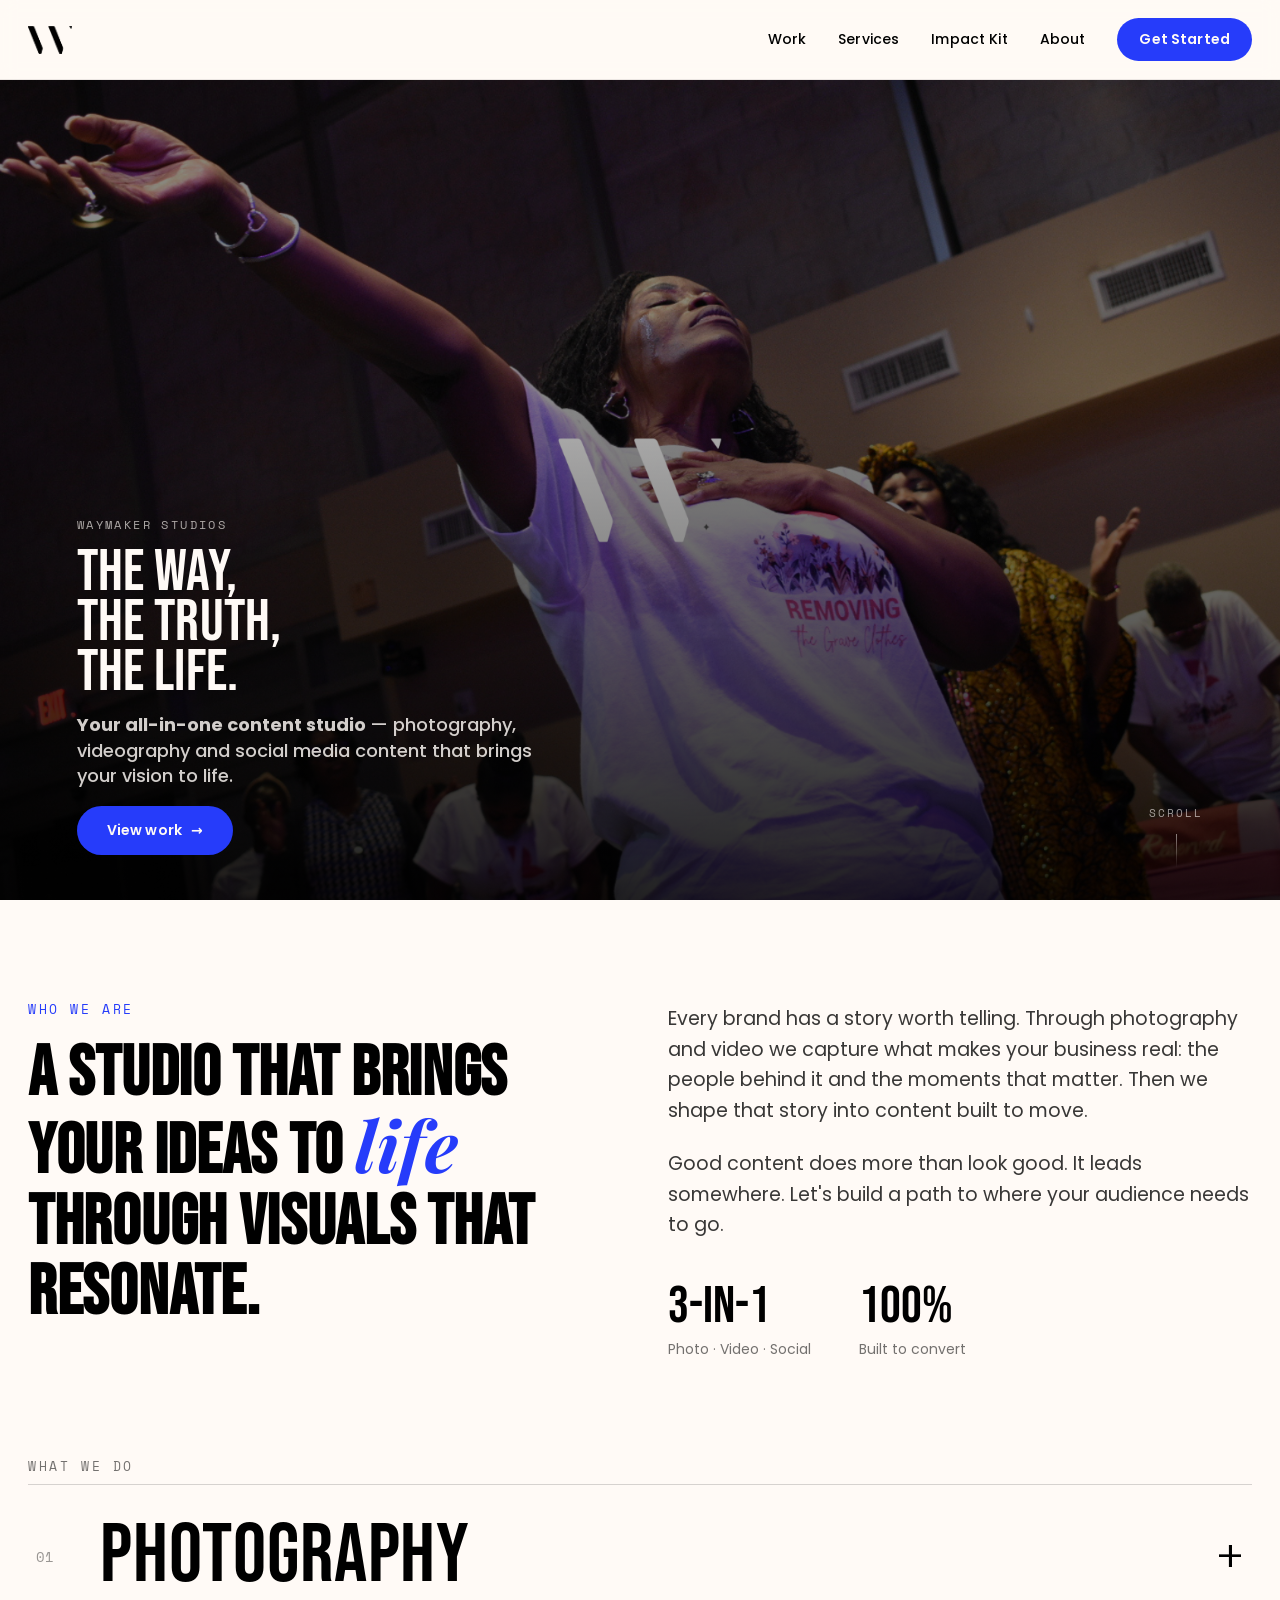
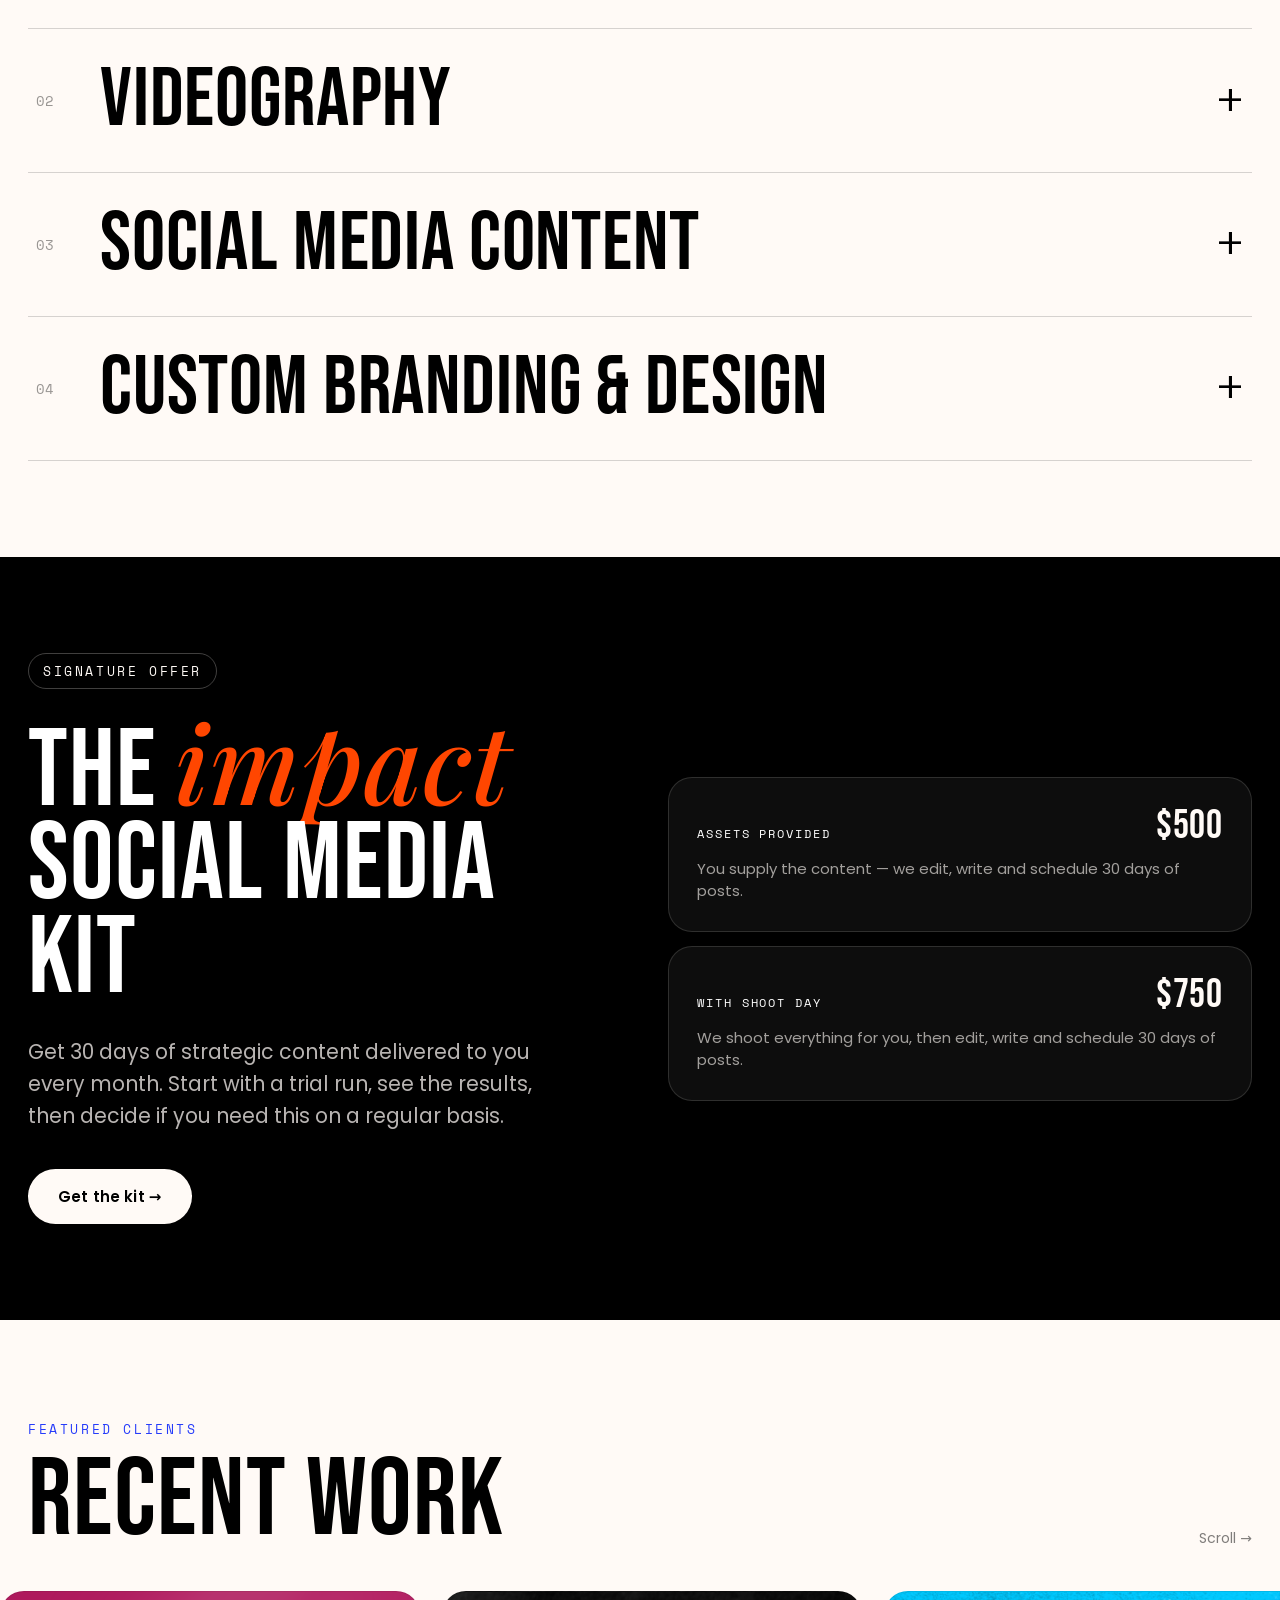
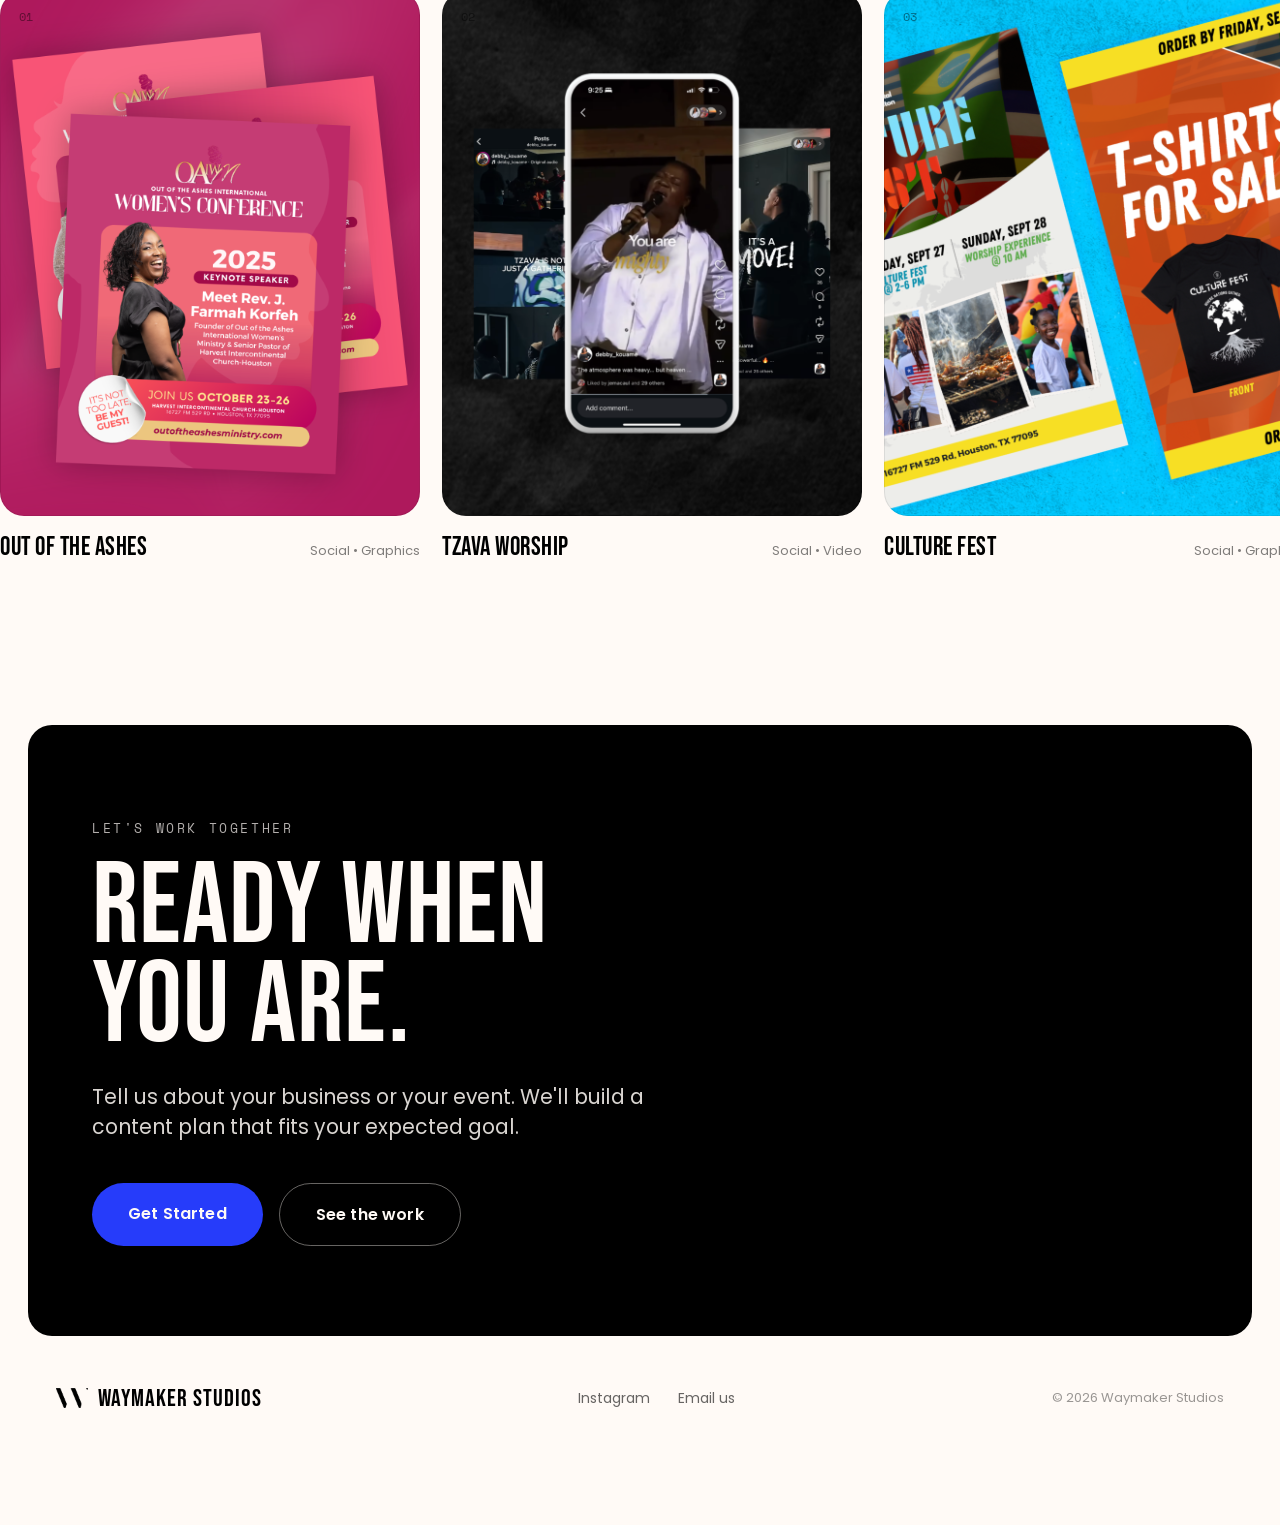
<file: index.html>
<!DOCTYPE html>
<html lang="en">
<head>
<meta charset="utf-8">
<meta name="viewport" content="width=device-width, initial-scale=1">
<title>Waymaker Studios — The way, the truth, the life.</title>
<meta name="description" content="Waymaker Studios is an all-in-one content studio for small business owners and event planners — photography, videography and social media content that brings your vision to life.">
<link rel="preconnect" href="https://fonts.googleapis.com">
<link rel="preconnect" href="https://fonts.gstatic.com" crossorigin>
<link href="https://fonts.googleapis.com/css2?family=Bebas+Neue&family=Caveat:wght@500;600&family=Playfair+Display:ital,wght@0,500;1,500;1,600&family=Poppins:ital,wght@0,300;0,400;0,500;0,600;0,700;1,400;1,500&family=Space+Mono:ital,wght@0,400;0,700&display=swap" rel="stylesheet">
<link rel="stylesheet" href="assets/css/style.css">
</head>
<body>

<header class="site-header">
  <nav class="site-nav">
    <a href="index.html" class="nav-logo">
      <img src="assets/images/waymaker-logo.png" alt="Waymaker Studios">
    </a>
    <div class="nav-links">
      <a href="#work" class="nav-link">Work</a>
      <a href="#services" class="nav-link">Services</a>
      <a href="#kit" class="nav-link">Impact Kit</a>
      <a href="#about" class="nav-link">About</a>
      <a href="start.html" class="nav-cta">Get Started</a>
    </div>
    <button class="nav-hamburger" aria-label="Menu" aria-expanded="false">
      <span class="bars">
        <span class="bar bar-1"></span>
        <span class="bar bar-2"></span>
        <span class="bar bar-3"></span>
      </span>
    </button>
  </nav>
  <div class="mobile-menu">
    <a href="#work" class="nav-link">Work</a>
    <a href="#services" class="nav-link">Services</a>
    <a href="#kit" class="nav-link">Impact Kit</a>
    <a href="#about" class="nav-link">About</a>
    <a href="start.html" class="nav-cta">Get Started</a>
  </div>
</header>

<section id="top" class="hero">
  <div id="hero-reel" class="hero-reel">
    <div data-frame="f1" class="hero-frame" style="background-image:url('assets/images/hero-1.png'); opacity:1;"></div>
    <div data-frame="f2" class="hero-frame" style="background-image:url('assets/images/hero-2.png'); background-position:center 20%;"></div>
    <div data-frame="f3" class="hero-frame" style="background-image:url('assets/images/hero-3.png');"></div>
    <div data-frame="f4" class="hero-frame" style="background-image:url('assets/images/hero-6.png');"></div>
  </div>

  <div class="hero-scrim"></div>

  <div class="hero-textcol">
    <div data-rise class="hero-rise" style="margin-bottom:12px;">
      <span class="hero-kicker">Waymaker Studios</span>
    </div>
    <div data-rise class="hero-rise">
      <h1 class="hero-h1">The way,<br>the truth,<br>the life.</h1>
    </div>
    <div data-rise class="hero-rise">
      <p class="hero-p"><b>Your all-in-one content studio</b> <span>— photography, videography and social media content that brings your vision to life.</span></p>
    </div>
    <div data-rise class="hero-rise">
      <a href="#work" class="btn hero-btn">View work <span aria-hidden="true">→</span></a>
    </div>
  </div>

  <div id="hero-cue" class="hero-cue">
    <span>Scroll</span>
    <span class="hero-cue-line"></span>
  </div>
</section>

<section id="about" class="about-section">
  <div class="about-grid">
    <div>
      <span class="eyebrow">Who we are</span>
      <h2 class="about-heading">A studio that brings your ideas to <em>life</em> through visuals that resonate.</h2>
    </div>
    <div style="padding-top:8px;">
      <p class="about-copy">Every brand has a story worth telling. Through photography and video we capture what makes your business real: the people behind it and the moments that matter. Then we shape that story into content built to move.</p>
      <p class="about-copy">Good content does more than look good. It leads somewhere. Let's build a path to where your audience needs to go.</p>
      <div class="about-stats">
        <div>
          <div class="about-stat-num">3-in-1</div>
          <div class="about-stat-label">Photo · Video · Social</div>
        </div>
        <div>
          <div class="about-stat-num">100%</div>
          <div class="about-stat-label">Built to convert</div>
        </div>
      </div>
    </div>
  </div>
</section>

<section id="services" class="services-section">
  <div style="display:flex; align-items:baseline; justify-content:space-between; gap:16px; flex-wrap:wrap; margin-bottom:8px;">
    <span class="eyebrow" style="color:rgba(0,0,0,.55);">What we do</span>
  </div>

  <div class="service-item">
    <button class="service-toggle" aria-expanded="false">
      <span class="service-num">01</span>
      <span class="service-name">Photography</span>
      <span class="service-icon">+</span>
    </button>
    <div class="service-panel">
      <p class="service-details">Editorial brand and event photography that captures real people in real moments — natural light, honest expressions and frames built to live across your whole brand.</p>
      <div class="tier-grid">
        <div class="tier-card">
          <div class="tier-head">
            <span class="tier-label">Personal &amp; Small Business</span>
            <span class="tier-price">$350</span>
          </div>
          <p class="tier-blurb">Cleanup covers face, body or environmental editing like background swaps or blemish removal.</p>
          <div class="tier-features">
            <div class="tier-feature">2–4 hr session included</div>
            <div class="tier-feature">20–30 edited images</div>
            <div class="tier-feature">7–10 business day delivery</div>
            <div class="tier-feature">Photo Edit Only: $50</div>
            <div class="tier-feature">Photo Cleanup Add-on: $100</div>
          </div>
          <a href="start.html" class="btn tier-cta">Book a shoot</a>
        </div>
        <div class="tier-card tier-card-enterprise">
          <span class="tier-label">Corporate &amp; Enterprise</span>
          <p class="tier-blurb">Corporate &amp; Enterprise pricing is scoped per project. Request our rate guide to see starting rates.</p>
          <a href="rate-guide.html" class="btn tier-cta">Request rate guide</a>
        </div>
      </div>
    </div>
  </div>

  <div class="service-item">
    <button class="service-toggle" aria-expanded="false">
      <span class="service-num">02</span>
      <span class="service-name">Videography</span>
      <span class="service-icon">+</span>
    </button>
    <div class="service-panel">
      <p class="service-details">Cinematic short-form videos built to move people and convert — from a single brand film to a full library of social cutdowns.</p>
      <div class="tier-grid">
        <div class="tier-card">
          <div class="tier-head">
            <span class="tier-label">Personal &amp; Small Business</span>
            <span class="tier-price">$450</span>
          </div>
          <div class="tier-features">
            <div class="tier-feature">Session included</div>
            <div class="tier-feature">3 short-form videos</div>
            <div class="tier-feature">7–10 business day delivery</div>
          </div>
          <a href="start.html" class="btn tier-cta">Start a film</a>
        </div>
        <div class="tier-card tier-card-enterprise">
          <span class="tier-label">Corporate &amp; Enterprise</span>
          <p class="tier-blurb">Corporate &amp; Enterprise pricing is scoped per project. Request our rate guide to see starting rates.</p>
          <a href="rate-guide.html" class="btn tier-cta">Request rate guide</a>
        </div>
      </div>
    </div>
  </div>

  <div class="service-item">
    <button class="service-toggle" aria-expanded="false">
      <span class="service-num">03</span>
      <span class="service-name">Social Media Content</span>
      <span class="service-icon">+</span>
    </button>
    <div class="service-panel">
      <p class="service-details">Strategy, captions and a steady stream of content that keeps you consistent — we plan, shoot, write and schedule so your feed never goes quiet.</p>
      <div class="tier-grid">
        <div class="tier-card">
          <div class="tier-head">
            <span class="tier-label">Personal &amp; Small Business</span>
            <span class="tier-price">$250</span>
          </div>
          <p class="tier-blurb">Assets required.</p>
          <div class="tier-features">
            <div class="tier-feature">4 campaign graphics</div>
            <div class="tier-feature">5–7 business day delivery</div>
            <div class="tier-feature">Content Shoot Day add-on: +$275</div>
            <div class="tier-feature">Extra Graphic Add-on: $50 per graphic beyond the base 4</div>
          </div>
          <a href="start.html" class="btn tier-cta">Get the plan</a>
        </div>
        <div class="tier-card tier-card-enterprise">
          <span class="tier-label">Corporate &amp; Enterprise</span>
          <p class="tier-blurb">Corporate &amp; Enterprise pricing is scoped per project. Request our rate guide to see starting rates.</p>
          <a href="rate-guide.html" class="btn tier-cta">Request rate guide</a>
        </div>
      </div>
    </div>
  </div>

  <div class="service-item">
    <button class="service-toggle" aria-expanded="false">
      <span class="service-num">04</span>
      <span class="service-name">Custom Branding &amp; Design</span>
      <span class="service-icon">+</span>
    </button>
    <div class="service-panel">
      <div class="service-custom">
        <div>
          <p class="custom-copy">Sometimes your brand needs more than content. We take on select custom design projects for clients who need their ideas built from the ground up. Reach out to bring your idea to life.</p>
          <a href="start.html" class="btn">Start a project</a>
        </div>
        <div class="custom-list">
          <div class="custom-list-item">Logo Design</div>
          <div class="custom-list-item">Brand Identity Packages</div>
          <div class="custom-list-item">Booklets &amp; Print Collateral</div>
          <div class="custom-list-item">Event Materials</div>
        </div>
      </div>
    </div>
  </div>

</section>

<section id="kit" class="kit-section">
  <div class="kit-inner">
    <div class="kit-grid">
      <div>
        <span class="kit-badge">SIGNATURE OFFER</span>
        <h2 class="kit-heading">
          <span class="kit-white">The</span> <span class="kit-italic">impact</span><br><span class="kit-white">Social Media</span><br><span class="kit-white">Kit</span>
        </h2>
        <p class="kit-copy">Get 30 days of strategic content delivered to you every month. Start with a trial run, see the results, then decide if you need this on a regular basis.</p>
        <a href="start.html" class="btn btn-light kit-btn">Get the kit →</a>
      </div>

      <div class="kit-tiers">
        <div class="kit-tier">
          <div class="kit-tier-head">
            <span class="kit-tier-label">Assets Provided</span>
            <span class="kit-tier-price">$500</span>
          </div>
          <p class="kit-tier-blurb">You supply the content — we edit, write and schedule 30 days of posts.</p>
        </div>
        <div class="kit-tier">
          <div class="kit-tier-head">
            <span class="kit-tier-label">With Shoot Day</span>
            <span class="kit-tier-price">$750</span>
          </div>
          <p class="kit-tier-blurb">We shoot everything for you, then edit, write and schedule 30 days of posts.</p>
        </div>
      </div>
    </div>
  </div>
</section>

<section id="work" class="work-section">
  <div class="work-header">
    <div>
      <span class="eyebrow">Featured Clients</span>
      <h2>Recent work</h2>
    </div>
    <span class="work-scroll-hint">Scroll →</span>
  </div>

  <div class="work-grid">

    <a href="work/out-of-the-ashes.html" class="work-card">
      <div class="work-thumb" style="background-image:url('assets/images/work-out-of-the-ashes.png');">
        <span class="work-num">01</span>
      </div>
      <div class="work-meta">
        <h3 class="work-title">Out of the Ashes</h3>
        <span class="work-cat">Social • Graphics</span>
      </div>
    </a>

    <a href="work/tzava-worship.html" class="work-card">
      <div class="work-thumb" style="background-image:url('assets/images/work-tzava-worship.png');">
        <span class="work-num">02</span>
      </div>
      <div class="work-meta">
        <h3 class="work-title">TZAVA Worship</h3>
        <span class="work-cat">Social • Video</span>
      </div>
    </a>

    <a href="work/culture-fest.html" class="work-card">
      <div class="work-thumb" style="background-image:url('assets/images/work-culture-fest.png');">
        <span class="work-num">03</span>
      </div>
      <div class="work-meta">
        <h3 class="work-title">Culture Fest</h3>
        <span class="work-cat">Social • Graphics</span>
      </div>
    </a>

    <div class="work-card">
      <div class="work-thumb" style="background-image:url('assets/images/work-convergence.png');">
        <span class="work-num">04</span>
      </div>
      <div class="work-meta">
        <h3 class="work-title">Convergence</h3>
        <span class="work-cat">Custom • Film Poster</span>
      </div>
    </div>

    <div class="work-card">
      <div class="work-thumb" style="background-image:url('assets/images/work-cfw-40th.png');">
        <span class="work-num">05</span>
      </div>
      <div class="work-meta">
        <h3 class="work-title">CFW 40th Anniversary</h3>
        <span class="work-cat">Custom • Booklet</span>
      </div>
    </div>

  </div>
</section>

<section id="start" class="cta-section">
  <div class="cta-card cta-card-dark">
    <span class="eyebrow">Let's work together</span>
    <h2>Ready when<br>you are.</h2>
    <p>Tell us about your business or your event. We'll build a content plan that fits your expected goal.</p>
    <div class="cta-buttons">
      <a href="start.html" class="btn btn-light">Get Started</a>
      <a href="#work" class="btn btn-outline">See the work</a>
    </div>
  </div>

  <footer class="site-footer">
    <span class="footer-logo">
      <img src="assets/images/waymaker-logo.png" alt="Waymaker Studios">
      WAYMAKER STUDIOS
    </span>
    <div class="footer-social">
      <a href="https://instagram.com/waymaker.studios" target="_blank" rel="noopener">Instagram</a>
      <a href="mailto:seinga@waymakerstudios.co">Email us</a>
    </div>
    <span class="footer-copy">© 2026 Waymaker Studios</span>
  </footer>
</section>

<script src="assets/js/main.js"></script>
<script src="assets/js/hero.js"></script>
</body>
</html>
</file>
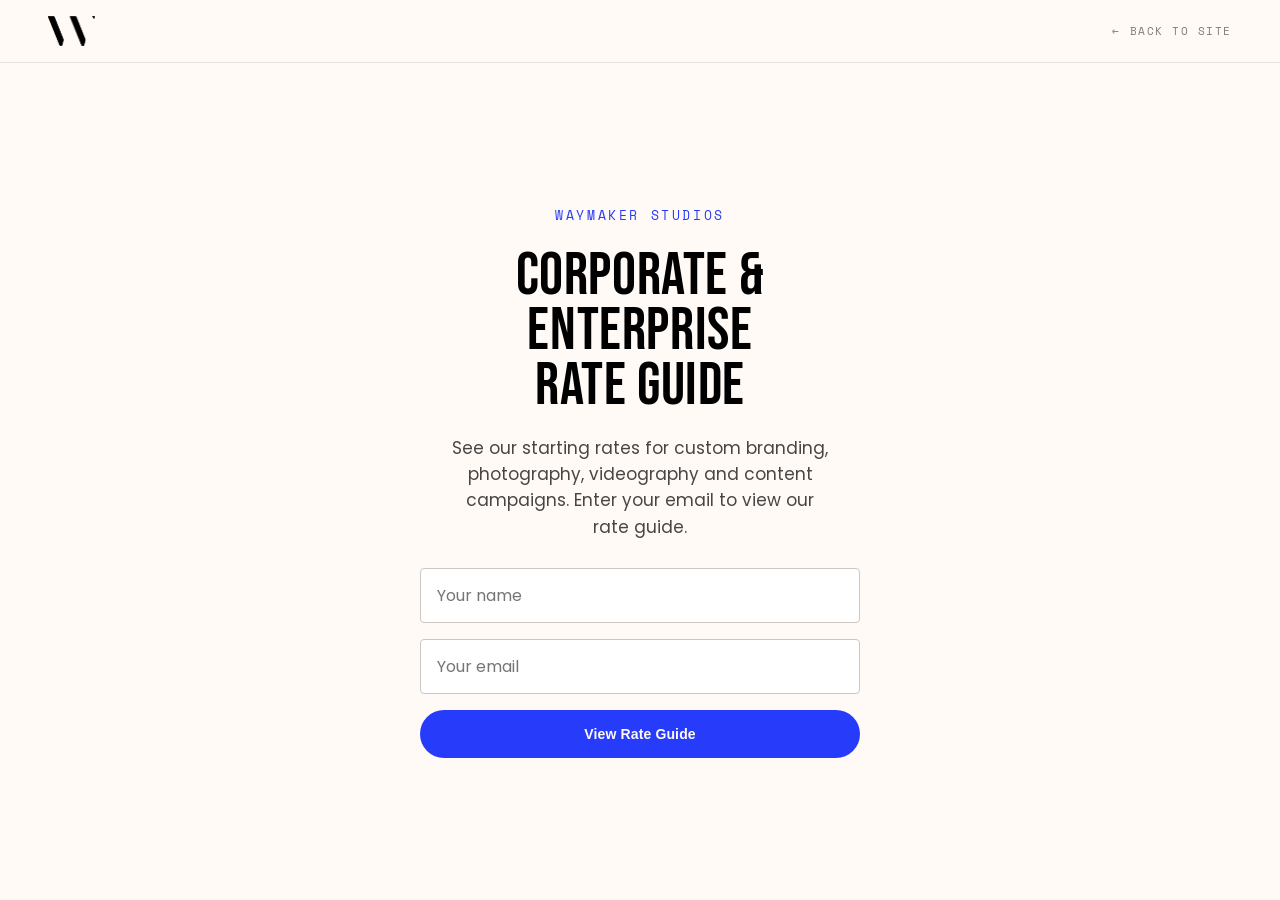
<file: rate-guide.html>
<!DOCTYPE html>
<html lang="en">
<head>
<meta charset="utf-8">
<meta name="viewport" content="width=device-width, initial-scale=1">
<title>Corporate &amp; Enterprise Rate Guide — Waymaker Studios</title>
<meta name="description" content="Request the Waymaker Studios corporate and enterprise rate guide for branding, photography, videography and content campaigns.">
<link rel="preconnect" href="https://fonts.googleapis.com">
<link rel="preconnect" href="https://fonts.gstatic.com" crossorigin>
<link href="https://fonts.googleapis.com/css2?family=Bebas+Neue&family=Caveat:wght@500;600&family=Playfair+Display:ital,wght@0,500;1,500;1,600&family=Poppins:ital,wght@0,300;0,400;0,500;0,600;0,700;1,400;1,500&family=Space+Mono:ital,wght@0,400;0,700&display=swap" rel="stylesheet">
<link rel="stylesheet" href="assets/css/style.css">
</head>
<body>

<nav class="gate-nav">
  <a href="index.html" class="gate-nav-logo">
    <img src="assets/images/waymaker-logo.png" alt="Waymaker Studios">
  </a>
  <a href="index.html" class="gate-nav-back">← Back to site</a>
</nav>

<section class="gate-section">
  <div class="gate-card">
    <span class="eyebrow">Waymaker Studios</span>

    <div id="gate-form-state">
      <div class="gate-card" style="gap:20px; padding:0;">
        <h1 class="gate-h1">Corporate &amp; Enterprise<br>Rate Guide</h1>
        <p class="gate-copy">See our starting rates for custom branding, photography, videography and content campaigns. Enter your email to view our rate guide.</p>

        <form id="rate-guide-form" class="gate-form" novalidate>
          <input type="text" id="rg-name" name="name" placeholder="Your name" required autocomplete="name">
          <input type="email" id="rg-email" name="email" placeholder="Your email" required autocomplete="email">
          <p class="gate-error" id="rg-error" hidden></p>
          <button type="submit" class="btn gate-submit" id="rg-submit">View Rate Guide</button>
        </form>
      </div>
    </div>

    <div id="gate-success-state" style="display:none; flex-direction:column; align-items:center; gap:24px; width:100%;">
      <h1 class="gate-h1">Thanks! Here's your rate guide.</h1>
      <a href="https://drive.google.com/file/d/1qTv-hlocKzo-mAuPWH0lTkpTLMvvcVZC/view?usp=sharing" target="_blank" rel="noopener noreferrer" class="gate-download">Download Rate Guide</a>
    </div>
  </div>
</section>

<script src="assets/js/rate-guide.js"></script>
</body>
</html>
</file>
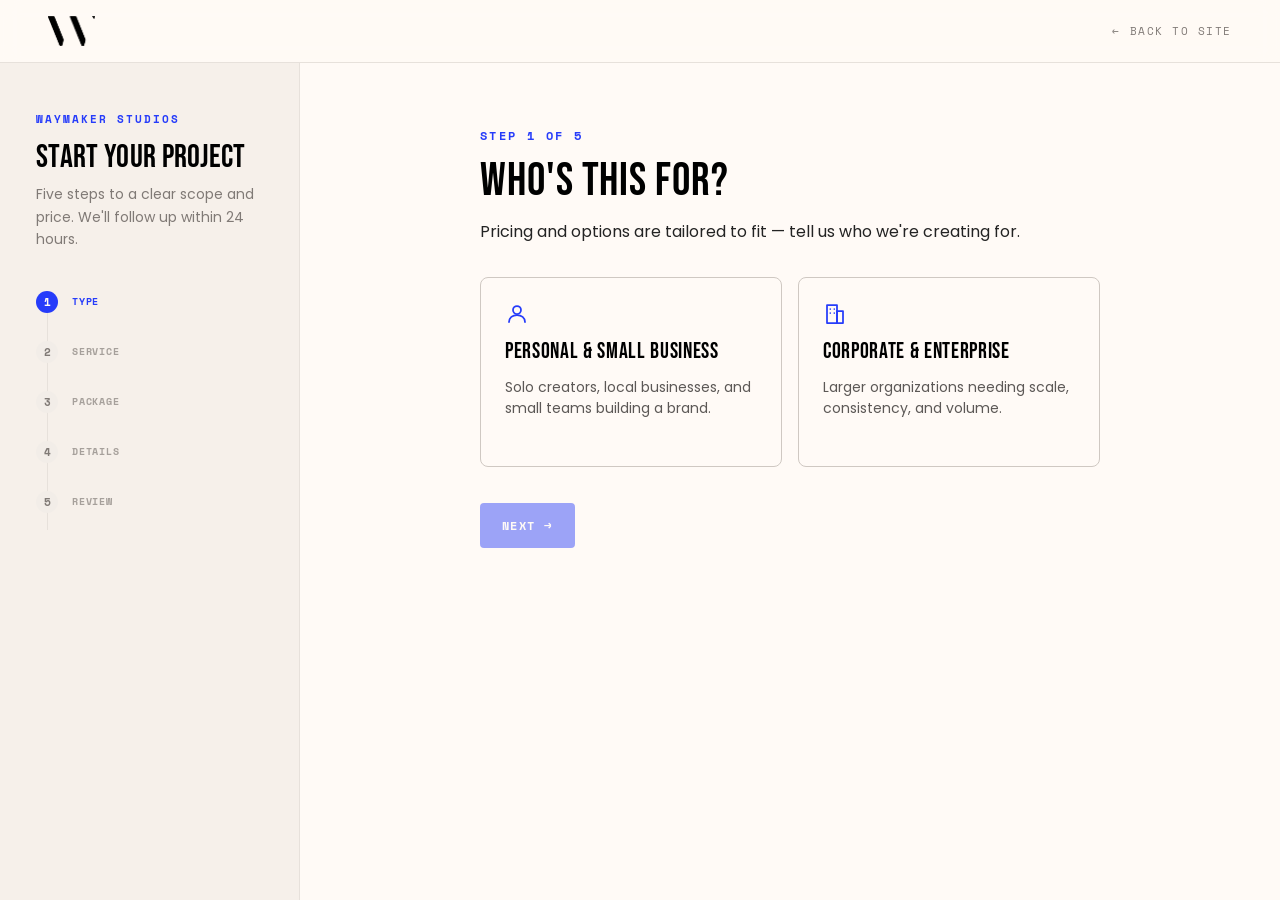
<file: start.html>
<!DOCTYPE html>
<html lang="en">
<head>
<meta charset="utf-8">
<meta name="viewport" content="width=device-width, initial-scale=1">
<title>Start Your Project — Waymaker Studios</title>
<meta name="description" content="Five steps to a clear scope and price. Tell us about your project and we'll follow up within 24 hours.">
<link rel="preconnect" href="https://fonts.googleapis.com">
<link rel="preconnect" href="https://fonts.gstatic.com" crossorigin>
<link href="https://fonts.googleapis.com/css2?family=Bebas+Neue&family=Caveat:wght@500;600&family=Playfair+Display:ital,wght@0,500;1,500;1,600&family=Poppins:ital,wght@0,300;0,400;0,500;0,600;0,700;1,400;1,500&family=Space+Mono:ital,wght@0,400;0,700&family=Cormorant+Garamond:ital,wght@1,400;1,500;1,600&display=swap" rel="stylesheet">
<link rel="stylesheet" href="assets/css/style.css">
</head>
<body>

<nav class="gate-nav">
  <a href="index.html" class="gate-nav-logo">
    <img src="assets/images/waymaker-logo.png" alt="Waymaker Studios">
  </a>
  <a href="index.html" class="gate-nav-back">← Back to site</a>
</nav>

<div class="wizard2-shell">

  <aside class="wizard2-sidebar">
    <div class="wizard2-sidebar-kicker">Waymaker Studios</div>
    <h1 class="wizard2-sidebar-title">Start Your Project</h1>
    <p class="wizard2-sidebar-desc">Five steps to a clear scope and price. We'll follow up within 24 hours.</p>

    <div class="wizard2-rail" id="rail">
      <div class="wizard2-rail-line"></div>
      <div class="wizard2-rail-step" data-dot="1"><div class="wizard2-rail-num">1</div><span class="wizard2-rail-label">Type</span></div>
      <div class="wizard2-rail-step" data-dot="2"><div class="wizard2-rail-num">2</div><span class="wizard2-rail-label">Service</span></div>
      <div class="wizard2-rail-step" data-dot="3"><div class="wizard2-rail-num">3</div><span class="wizard2-rail-label">Package</span></div>
      <div class="wizard2-rail-step" data-dot="4"><div class="wizard2-rail-num">4</div><span class="wizard2-rail-label">Details</span></div>
      <div class="wizard2-rail-step" data-dot="5"><div class="wizard2-rail-num">5</div><span class="wizard2-rail-label">Review</span></div>
    </div>
  </aside>

  <div class="wizard2-main">
    <div class="wizard2-content">

      <!-- STEP 1: CLIENT TYPE -->
      <div class="wizard-step-panel" data-step="1">
        <div class="wizard-step-eyebrow">Step 1 of 5</div>
        <h2 class="wizard-step-title">Who's This For?</h2>
        <p class="wizard-step-desc">Pricing and options are tailored to fit — tell us who we're creating for.</p>

        <div class="wizard-cards">
          <button type="button" class="wizard-card" data-client="personal">
            <span class="wizard-card-icon"><svg width="24" height="24" viewBox="0 0 24 24" fill="none" stroke="#263CFA" stroke-width="1.75" stroke-linecap="round" stroke-linejoin="round"><circle cx="12" cy="8" r="4"></circle><path d="M4 20c0-4.4 3.6-7 8-7s8 2.6 8 7"></path></svg></span>
            <span class="wizard-card-title">Personal &amp; Small Business</span>
            <span class="wizard-card-desc">Solo creators, local businesses, and small teams building a brand.</span>
            <span class="wizard-card-selected"><svg width="13" height="13" viewBox="0 0 24 24" fill="none" stroke="currentColor" stroke-width="2.5" stroke-linecap="round" stroke-linejoin="round"><polyline points="4 12 9 17 20 6"></polyline></svg>Selected</span>
          </button>
          <button type="button" class="wizard-card" data-client="corporate">
            <span class="wizard-card-icon"><svg width="24" height="24" viewBox="0 0 24 24" fill="none" stroke="#263CFA" stroke-width="1.75" stroke-linecap="round" stroke-linejoin="round"><rect x="4" y="3" width="10" height="18"></rect><rect x="14" y="9" width="6" height="12"></rect><rect x="6.6" y="6.4" width="1.4" height="1.4" fill="#263CFA" stroke="none"></rect><rect x="10.6" y="6.4" width="1.4" height="1.4" fill="#263CFA" stroke="none"></rect><rect x="6.6" y="10.4" width="1.4" height="1.4" fill="#263CFA" stroke="none"></rect><rect x="10.6" y="10.4" width="1.4" height="1.4" fill="#263CFA" stroke="none"></rect></svg></span>
            <span class="wizard-card-title">Corporate &amp; Enterprise</span>
            <span class="wizard-card-desc">Larger organizations needing scale, consistency, and volume.</span>
            <span class="wizard-card-selected"><svg width="13" height="13" viewBox="0 0 24 24" fill="none" stroke="currentColor" stroke-width="2.5" stroke-linecap="round" stroke-linejoin="round"><polyline points="4 12 9 17 20 6"></polyline></svg>Selected</span>
          </button>
        </div>

        <div class="wizard2-note-card" id="corporate-note-1" hidden>
          <p>Corporate &amp; Enterprise pricing is scoped per project. Request our rate guide to see starting rates.</p>
          <a href="rate-guide.html" class="btn">Request Rate Guide</a>
        </div>

        <div class="wizard-btn-row">
          <button type="button" class="wizard-btn-primary" id="next1" disabled>Next →</button>
        </div>
      </div>

      <!-- STEP 2: SERVICE -->
      <div class="wizard-step-panel" data-step="2" hidden>
        <div class="wizard-step-eyebrow">Step 2 of 5</div>
        <h2 class="wizard-step-title">What Do You Need?</h2>
        <p class="wizard-step-desc">Pick the service that fits your project.</p>

        <div class="wizard-cards wizard-cards-3">
          <button type="button" class="wizard-card" data-service="photography">
            <span class="wizard-card-icon"><svg width="24" height="24" viewBox="0 0 24 24" fill="none" stroke="#263CFA" stroke-width="1.75" stroke-linecap="round" stroke-linejoin="round"><path d="M4 8h3l1.5-2h7L17 8h3a1 1 0 0 1 1 1v9a1 1 0 0 1-1 1H4a1 1 0 0 1-1-1V9a1 1 0 0 1 1-1z"></path><circle cx="12" cy="13" r="3.5"></circle></svg></span>
            <span class="wizard-card-title">Photography</span>
            <span class="wizard-card-desc">Editorial and brand photography, shot warm and composed with intent.</span>
            <span class="wizard-card-selected"><svg width="13" height="13" viewBox="0 0 24 24" fill="none" stroke="currentColor" stroke-width="2.5" stroke-linecap="round" stroke-linejoin="round"><polyline points="4 12 9 17 20 6"></polyline></svg>Selected</span>
          </button>
          <button type="button" class="wizard-card" data-service="videography">
            <span class="wizard-card-icon"><svg width="24" height="24" viewBox="0 0 24 24" fill="none" stroke="#263CFA" stroke-width="1.75" stroke-linecap="round" stroke-linejoin="round"><rect x="2" y="6" width="14" height="12" rx="2"></rect><path d="M16 10l6-3v10l-6-3z"></path></svg></span>
            <span class="wizard-card-title">Videography</span>
            <span class="wizard-card-desc">Films and reels that carry the exact emotion of the work.</span>
            <span class="wizard-card-selected"><svg width="13" height="13" viewBox="0 0 24 24" fill="none" stroke="currentColor" stroke-width="2.5" stroke-linecap="round" stroke-linejoin="round"><polyline points="4 12 9 17 20 6"></polyline></svg>Selected</span>
          </button>
          <button type="button" class="wizard-card" data-service="social">
            <span class="wizard-card-icon"><svg width="24" height="24" viewBox="0 0 24 24" fill="none" stroke="#263CFA" stroke-width="1.75" stroke-linecap="round" stroke-linejoin="round"><rect x="3" y="3" width="8" height="8" rx="1"></rect><rect x="13" y="3" width="8" height="8" rx="1"></rect><rect x="3" y="13" width="8" height="8" rx="1"></rect><rect x="13" y="13" width="8" height="8" rx="1"></rect></svg></span>
            <span class="wizard-card-title">Social Media Content</span>
            <span class="wizard-card-desc">Graphics that keep your social channels and event on-brand.</span>
            <span class="wizard-card-selected"><svg width="13" height="13" viewBox="0 0 24 24" fill="none" stroke="currentColor" stroke-width="2.5" stroke-linecap="round" stroke-linejoin="round"><polyline points="4 12 9 17 20 6"></polyline></svg>Selected</span>
          </button>
          <button type="button" class="wizard-card" data-service="branding">
            <span class="wizard-card-icon"><svg width="24" height="24" viewBox="0 0 24 24" fill="none" stroke="#263CFA" stroke-width="1.75" stroke-linecap="round" stroke-linejoin="round"><path d="M17 3l4 4-11 11H6v-4z"></path><path d="M14.5 5.5l4 4"></path></svg></span>
            <span class="wizard-card-title">Custom Branding &amp; Design</span>
            <span class="wizard-card-desc">Logos, identity systems, print and event materials scoped to your project.</span>
            <span class="wizard-card-selected"><svg width="13" height="13" viewBox="0 0 24 24" fill="none" stroke="currentColor" stroke-width="2.5" stroke-linecap="round" stroke-linejoin="round"><polyline points="4 12 9 17 20 6"></polyline></svg>Selected</span>
          </button>
          <button type="button" class="wizard-card" data-service="impact" id="card-impact" hidden>
            <span class="wizard-card-icon"><svg width="24" height="24" viewBox="0 0 24 24" fill="none" stroke="#263CFA" stroke-width="1.75" stroke-linecap="round" stroke-linejoin="round"><path d="M12 3l1.8 5.2L19 10l-5.2 1.8L12 17l-1.8-5.2L5 10l5.2-1.8z"></path></svg></span>
            <span class="wizard-card-title">Impact Content Kit</span>
            <span class="wizard-card-desc">30 days of strategic content — a trial run before you commit to more.</span>
            <span class="wizard-card-selected"><svg width="13" height="13" viewBox="0 0 24 24" fill="none" stroke="currentColor" stroke-width="2.5" stroke-linecap="round" stroke-linejoin="round"><polyline points="4 12 9 17 20 6"></polyline></svg>Selected</span>
          </button>
        </div>

        <div id="branding-suboptions" hidden>
          <div class="wizard-suboptions-label">Which kind of design work?</div>
          <div class="wizard-suboption-grid">
            <button type="button" class="wizard-suboption-card" data-branding-sub="logo">
              <span>Logo Design</span>
              <svg class="wizard-suboption-check" width="18" height="18" viewBox="0 0 24 24" fill="none" stroke="#263CFA" stroke-width="2.5" stroke-linecap="round" stroke-linejoin="round"><polyline points="4 12 9 17 20 6"></polyline></svg>
            </button>
            <button type="button" class="wizard-suboption-card" data-branding-sub="identity">
              <span>Brand Identity Packages</span>
              <svg class="wizard-suboption-check" width="18" height="18" viewBox="0 0 24 24" fill="none" stroke="#263CFA" stroke-width="2.5" stroke-linecap="round" stroke-linejoin="round"><polyline points="4 12 9 17 20 6"></polyline></svg>
            </button>
            <button type="button" class="wizard-suboption-card" data-branding-sub="booklets">
              <span>Booklets &amp; Print Collateral</span>
              <svg class="wizard-suboption-check" width="18" height="18" viewBox="0 0 24 24" fill="none" stroke="#263CFA" stroke-width="2.5" stroke-linecap="round" stroke-linejoin="round"><polyline points="4 12 9 17 20 6"></polyline></svg>
            </button>
            <button type="button" class="wizard-suboption-card" data-branding-sub="event">
              <span>Event Materials</span>
              <svg class="wizard-suboption-check" width="18" height="18" viewBox="0 0 24 24" fill="none" stroke="#263CFA" stroke-width="2.5" stroke-linecap="round" stroke-linejoin="round"><polyline points="4 12 9 17 20 6"></polyline></svg>
            </button>
          </div>
        </div>

        <div class="wizard-btn-row">
          <button type="button" class="wizard-btn-primary" id="next2" disabled>Next →</button>
          <button type="button" class="wizard-btn-back" id="back1">← Back</button>
        </div>
      </div>

      <!-- STEP 3: PACKAGE DETAILS -->
      <div class="wizard-step-panel" data-step="3" hidden>
        <div class="wizard-step-eyebrow">Step 3 of 5</div>
        <h2 class="wizard-step-title">Your Package.</h2>
        <p class="wizard-step-desc">Here's exactly what's included — plus a few ways to add on.</p>

        <div class="wizard2-note-card" id="corporate-note-3" hidden>
          <div class="wizard-package-eyebrow" id="corporate-eyebrow-3"></div>
          <p>Corporate &amp; Enterprise pricing is scoped per project. <a href="rate-guide.html">Request our rate guide</a> to see starting rates.</p>
        </div>

        <div id="standard-package-block" hidden>
          <div class="wizard-package-card">
            <div class="wizard-package-eyebrow" id="package-eyebrow"></div>
            <div class="wizard-package-price" id="package-price"></div>
            <div class="wizard-package-line" id="package-deliverable"></div>
            <div class="wizard-package-line" id="package-turnaround" hidden></div>
          </div>

          <div class="wizard-addons-title">Add-Ons</div>
          <div class="wizard-addons">
            <div class="wizard-addon has-sub" id="addon-shootday" hidden>
              <div class="wizard-addon-row">
                <label class="wizard-checkbox">
                  <input type="checkbox" id="chk-shootday">
                  <span class="wizard-checkbox-box"><svg width="12" height="12" viewBox="0 0 12 12" fill="none"><path d="M2.5 6.5L5 9L9.5 3.5" stroke="#FFFAF6" stroke-width="2" stroke-linecap="square"></path></svg></span>
                  <span class="wizard-checkbox-label">Content Shoot Day</span>
                </label>
                <span class="wizard-addon-price" id="shootday-price"></span>
              </div>
              <div class="wizard-addon-sub-row" id="shootday-subrow" hidden>
                <div class="wizard-addon-sub-label">
                  <span>Additional Shoot Hour</span>
                  <span>$55 per hour beyond the 2-hour base session</span>
                </div>
                <input type="number" min="0" step="1" placeholder="0" class="wizard-mini-input" id="eh-social">
              </div>
            </div>

            <div class="wizard-addon" id="addon-singlegraphic">
              <label class="wizard-checkbox">
                <input type="checkbox" id="chk-graphic">
                <span class="wizard-checkbox-box"><svg width="12" height="12" viewBox="0 0 12 12" fill="none"><path d="M2.5 6.5L5 9L9.5 3.5" stroke="#FFFAF6" stroke-width="2" stroke-linecap="square"></path></svg></span>
                <span class="wizard-checkbox-label">Single graphic / flier</span>
              </label>
              <span class="wizard-addon-price">+$75</span>
            </div>

            <div class="wizard-addon">
              <label class="wizard-checkbox">
                <input type="checkbox" id="chk-video">
                <span class="wizard-checkbox-box"><svg width="12" height="12" viewBox="0 0 12 12" fill="none"><path d="M2.5 6.5L5 9L9.5 3.5" stroke="#FFFAF6" stroke-width="2" stroke-linecap="square"></path></svg></span>
                <span class="wizard-checkbox-label">Single short-form video</span>
              </label>
              <span class="wizard-addon-price">+$125</span>
            </div>

            <div class="wizard-addon has-sub" id="addon-photo-editonly" hidden>
              <div class="wizard-addon-row">
                <label class="wizard-checkbox">
                  <input type="checkbox" id="chk-photo-editonly">
                  <span class="wizard-checkbox-box"><svg width="12" height="12" viewBox="0 0 12 12" fill="none"><path d="M2.5 6.5L5 9L9.5 3.5" stroke="#FFFAF6" stroke-width="2" stroke-linecap="square"></path></svg></span>
                  <span class="wizard-checkbox-label">Photo Editing Only</span>
                </label>
                <span class="wizard-addon-price">-$300</span>
              </div>
              <div class="wizard-addon-desc">Select this if you don't need the 2-hour shoot session and are sending your own photo assets for editing.</div>
            </div>

            <div class="wizard-addon has-sub" id="addon-photo-cleanup" hidden>
              <div class="wizard-addon-row">
                <label class="wizard-checkbox">
                  <input type="checkbox" id="chk-photo-cleanup">
                  <span class="wizard-checkbox-box"><svg width="12" height="12" viewBox="0 0 12 12" fill="none"><path d="M2.5 6.5L5 9L9.5 3.5" stroke="#FFFAF6" stroke-width="2" stroke-linecap="square"></path></svg></span>
                  <span class="wizard-checkbox-label">Photo Cleanup Add-on</span>
                </label>
                <span class="wizard-addon-price">+$100</span>
              </div>
              <div class="wizard-addon-desc">Covers face, body or environmental editing like background swaps or blemish removal.</div>
            </div>

            <div class="wizard-addon" id="addon-photo-hours" hidden>
              <div class="wizard-addon-sub-label">
                <span>Additional Shoot Hour</span>
                <span>$55 per hour beyond the 2-hour base session</span>
              </div>
              <input type="number" min="0" step="1" placeholder="0" class="wizard-mini-input" id="eh-photo">
            </div>

            <div class="wizard-addon" id="addon-video-hours" hidden>
              <div class="wizard-addon-sub-label">
                <span>Additional Shoot Hour</span>
                <span>$55 per hour beyond the 2-hour base session</span>
              </div>
              <input type="number" min="0" step="1" placeholder="0" class="wizard-mini-input" id="eh-video">
            </div>

            <div class="wizard-addon" id="addon-extra-graphics" hidden>
              <div class="wizard-addon-sub-label">
                <span>Extra Graphic Add-on</span>
                <span>$50 per graphic beyond the base 4</span>
              </div>
              <input type="number" min="0" step="1" placeholder="0" class="wizard-mini-input" id="eg-qty">
            </div>
          </div>
        </div>

        <div id="impact-package-block" hidden>
          <p class="wizard-impact-quote">30 days of strategic content delivered to you.<br>Give it a trial run, see the results, then decide if a monthly retainer is the right choice for you.</p>
          <div class="wizard-impact-options">
            <button type="button" class="wizard-impact-card" data-impact="assets">
              <div>
                <div class="wizard-impact-card-title">Assets Provided</div>
                <div class="wizard-impact-card-desc">30 days of strategic content: graphics, captions, and post scheduling.</div>
              </div>
              <div class="wizard-impact-card-price">$500</div>
            </button>
            <button type="button" class="wizard-impact-card" data-impact="shootday">
              <div>
                <div class="wizard-impact-card-title">With Shoot Day</div>
                <div class="wizard-impact-card-desc">Everything in Assets Provided, plus a 2-hour on-location shoot (Texas only).</div>
              </div>
              <div class="wizard-impact-card-price">$750</div>
            </button>
          </div>
          <div class="wizard-addon" id="addon-impact-hours" hidden style="margin-bottom:28px;">
            <div class="wizard-addon-sub-label">
              <span>Additional Shoot Hour</span>
              <span>$55 per hour beyond the 2-hour base session</span>
            </div>
            <input type="number" min="0" step="1" placeholder="0" class="wizard-mini-input" id="eh-impact">
          </div>
        </div>

        <div class="wizard-total-box" id="running-total-box">
          <div class="wizard-total-title">Your Total</div>
          <div id="breakdown-lines"></div>
          <div class="wizard-total-sum"><span>Total</span><span id="total-label-3">$0</span></div>
        </div>

        <div class="wizard-btn-row">
          <button type="button" class="wizard-btn-primary" id="next3">Next →</button>
          <button type="button" class="wizard-btn-back" id="back2">← Back</button>
        </div>
      </div>

      <!-- STEP 4: YOUR DETAILS -->
      <div class="wizard-step-panel" data-step="4" hidden>
        <div class="wizard-step-eyebrow">Step 4 of 5</div>
        <h2 class="wizard-step-title">Tell Us About You.</h2>
        <p class="wizard-step-desc">Almost there — just a few details so we can reach out and get started.</p>

        <div class="wizard-field-row">
          <div class="wizard-field"><span class="wizard-field-label">First Name</span><input type="text" id="f-fname" placeholder="Jane"></div>
          <div class="wizard-field"><span class="wizard-field-label">Last Name</span><input type="text" id="f-lname" placeholder="Smith"></div>
        </div>
        <div class="wizard-field-row">
          <div class="wizard-field"><span class="wizard-field-label">Email</span><input type="email" id="f-email" placeholder="jane@yourbrand.com"></div>
          <div class="wizard-field"><span class="wizard-field-label">Phone</span><input type="tel" id="f-phone" placeholder="(000) 000-0000"></div>
        </div>
        <div class="wizard-field">
          <span class="wizard-field-label">Business / Event Name</span>
          <input type="text" id="f-bizname" placeholder="Your brand or event name">
        </div>
        <div class="wizard-field-row">
          <div class="wizard-field"><span class="wizard-field-label">Deadline / Event Date</span><input type="text" id="f-deadline" placeholder="e.g. March 15 or ASAP"></div>
          <div class="wizard-field"><span class="wizard-field-label">Footage / Assets Link</span><input type="text" id="f-assets" placeholder="Google Drive or Dropbox link"></div>
        </div>
        <div class="wizard-field">
          <span class="wizard-field-label">Project Details</span>
          <textarea id="f-details" rows="4" placeholder="Tell us anything else we should know about your project, event, or brand..."></textarea>
        </div>

        <div class="wizard2-social-brief" id="social-brief" hidden>
          <div class="wizard-addons-title" style="margin-top:0;">Social Media Brief</div>
          <p class="wizard-step-desc" style="margin-bottom:20px;">This helps us skip repetitive questions on the onboarding call so we can spend that time choosing layouts.</p>

          <div class="wizard-field-row">
            <div class="wizard-field"><span class="wizard-field-label">Brand Colors</span><input type="text" id="f-brandcolors" placeholder="Hex codes, or describe them like cobalt blue and cream"></div>
            <div class="wizard-field"><span class="wizard-field-label">Brand Fonts</span><input type="text" id="f-brandfonts" placeholder="Fonts you use now, or note no established fonts"></div>
          </div>
          <div class="wizard-field">
            <span class="wizard-field-label">What Can You Provide?</span>
            <textarea id="f-assetneeds" rows="3" placeholder="Photos, videos, or logos you already have on hand"></textarea>
          </div>
          <div class="wizard-field" style="margin-bottom:24px;">
            <label class="wizard-checkbox">
              <input type="checkbox" id="chk-shootday-brief">
              <span class="wizard-checkbox-box"><svg width="12" height="12" viewBox="0 0 12 12" fill="none"><path d="M2.5 6.5L5 9L9.5 3.5" stroke="#FFFAF6" stroke-width="2" stroke-linecap="square"></path></svg></span>
              <span class="wizard-checkbox-label">I'll need Content Shoot Day added on</span>
            </label>
          </div>

          <div class="wizard-suboptions-label">Which best describes the tone you want for your content?</div>
          <div class="wizard-cards wizard-cards-3 wizard-cards-tone" style="margin-bottom:0;">
            <button type="button" class="wizard-card" data-tone="bold">
              <span class="wizard-card-title">Bold</span>
              <span class="wizard-card-desc">High-impact, confident and attention-grabbing.</span>
            </button>
            <button type="button" class="wizard-card" data-tone="refined">
              <span class="wizard-card-title">Refined</span>
              <span class="wizard-card-desc">Clean, modern, minimal and sophisticated.</span>
            </button>
            <button type="button" class="wizard-card" data-tone="organic">
              <span class="wizard-card-title">Organic</span>
              <span class="wizard-card-desc">Warm, authentic, approachable and expressive.</span>
            </button>
          </div>
        </div>

        <div class="wizard-btn-row">
          <button type="button" class="wizard-btn-primary" id="next4" disabled>Review My Order →</button>
          <button type="button" class="wizard-btn-back" id="back3">← Back</button>
        </div>
      </div>

      <!-- STEP 5: REVIEW & SUBMIT -->
      <div class="wizard-step-panel" data-step="5" hidden>
        <div class="wizard-step-eyebrow">Step 5 of 5</div>
        <h2 class="wizard-step-title">Review &amp; Submit.</h2>
        <p class="wizard-step-desc">Double-check your selections before we get started.</p>

        <div class="wizard-review-box wizard-sunk">
          <div class="wizard-review-title">Your Order</div>
          <div class="wizard-review-line"><span>Client Type</span><span id="sum-clienttype">—</span></div>
          <div class="wizard-review-line"><span>Service</span><span id="sum-service">—</span></div>
          <div id="breakdown-lines-5"></div>
          <div class="wizard-total-sum"><span>Total</span><span id="total-label-5">$0</span></div>
        </div>

        <div class="wizard-review-box wizard-card-bg">
          <div class="wizard-review-title">Your Details</div>
          <div class="wizard-review-line"><span>Name</span><span id="sum-name">—</span></div>
          <div class="wizard-review-line"><span>Email</span><span id="sum-email">—</span></div>
          <div class="wizard-review-line"><span>Phone</span><span id="sum-phone">—</span></div>
          <div class="wizard-review-line"><span>Business / Event</span><span id="sum-biz">—</span></div>
          <div class="wizard-review-line"><span>Deadline</span><span id="sum-deadline">—</span></div>
          <div class="wizard-review-line"><span>Assets Link</span><span id="sum-assets">—</span></div>
          <div id="social-brief-review" hidden>
            <div class="wizard-review-line"><span>Brand Colors</span><span id="sum-brandcolors">—</span></div>
            <div class="wizard-review-line"><span>Brand Fonts</span><span id="sum-brandfonts">—</span></div>
            <div class="wizard-review-line"><span>Assets You Can Provide</span><span id="sum-assetneeds">—</span></div>
            <div class="wizard-review-line"><span>Tone Preference</span><span id="sum-tone">—</span></div>
          </div>
          <div class="wizard-review-line" style="border-bottom:none;"><span>Project Details</span><span id="sum-details">—</span></div>
        </div>

        <div class="wizard-btn-row">
          <button type="button" class="wizard-btn-primary wizard-btn-accent" id="submit-order">Submit →</button>
          <button type="button" class="wizard-btn-back" id="back4">← Edit</button>
        </div>
      </div>

      <!-- SUCCESS -->
      <div class="wizard-step-panel wizard-success" data-step="success" hidden>
        <div class="wizard-success-icon"><svg width="40" height="40" viewBox="0 0 24 24" fill="none" stroke="#263CFA" stroke-width="1.75" stroke-linecap="round" stroke-linejoin="round"><path d="M12 3l1.8 5.2L19 10l-5.2 1.8L12 17l-1.8-5.2L5 10l5.2-1.8z"></path></svg></div>
        <h2 class="wizard-success-title">You're All Set.</h2>
        <p class="wizard-success-desc">Thanks for reaching out. We'll review your project and get back to you within 24 hours.</p>
        <div class="wizard-success-card">
          <div class="wizard-success-line"><span>Client Type</span><span id="succ-clienttype">—</span></div>
          <div class="wizard-success-line"><span>Service</span><span id="succ-service">—</span></div>
          <div class="wizard-success-line"><span>Total</span><span id="succ-total">$0</span></div>
          <div class="wizard-success-line"><span>Name</span><span id="succ-name">—</span></div>
        </div>
        <a href="index.html" class="wizard-success-back">← Back to Waymaker Studios</a>
      </div>

    </div>
  </div>
</div>

<script src="assets/js/main.js"></script>
<script src="assets/js/start.js"></script>
</body>
</html>
</file>
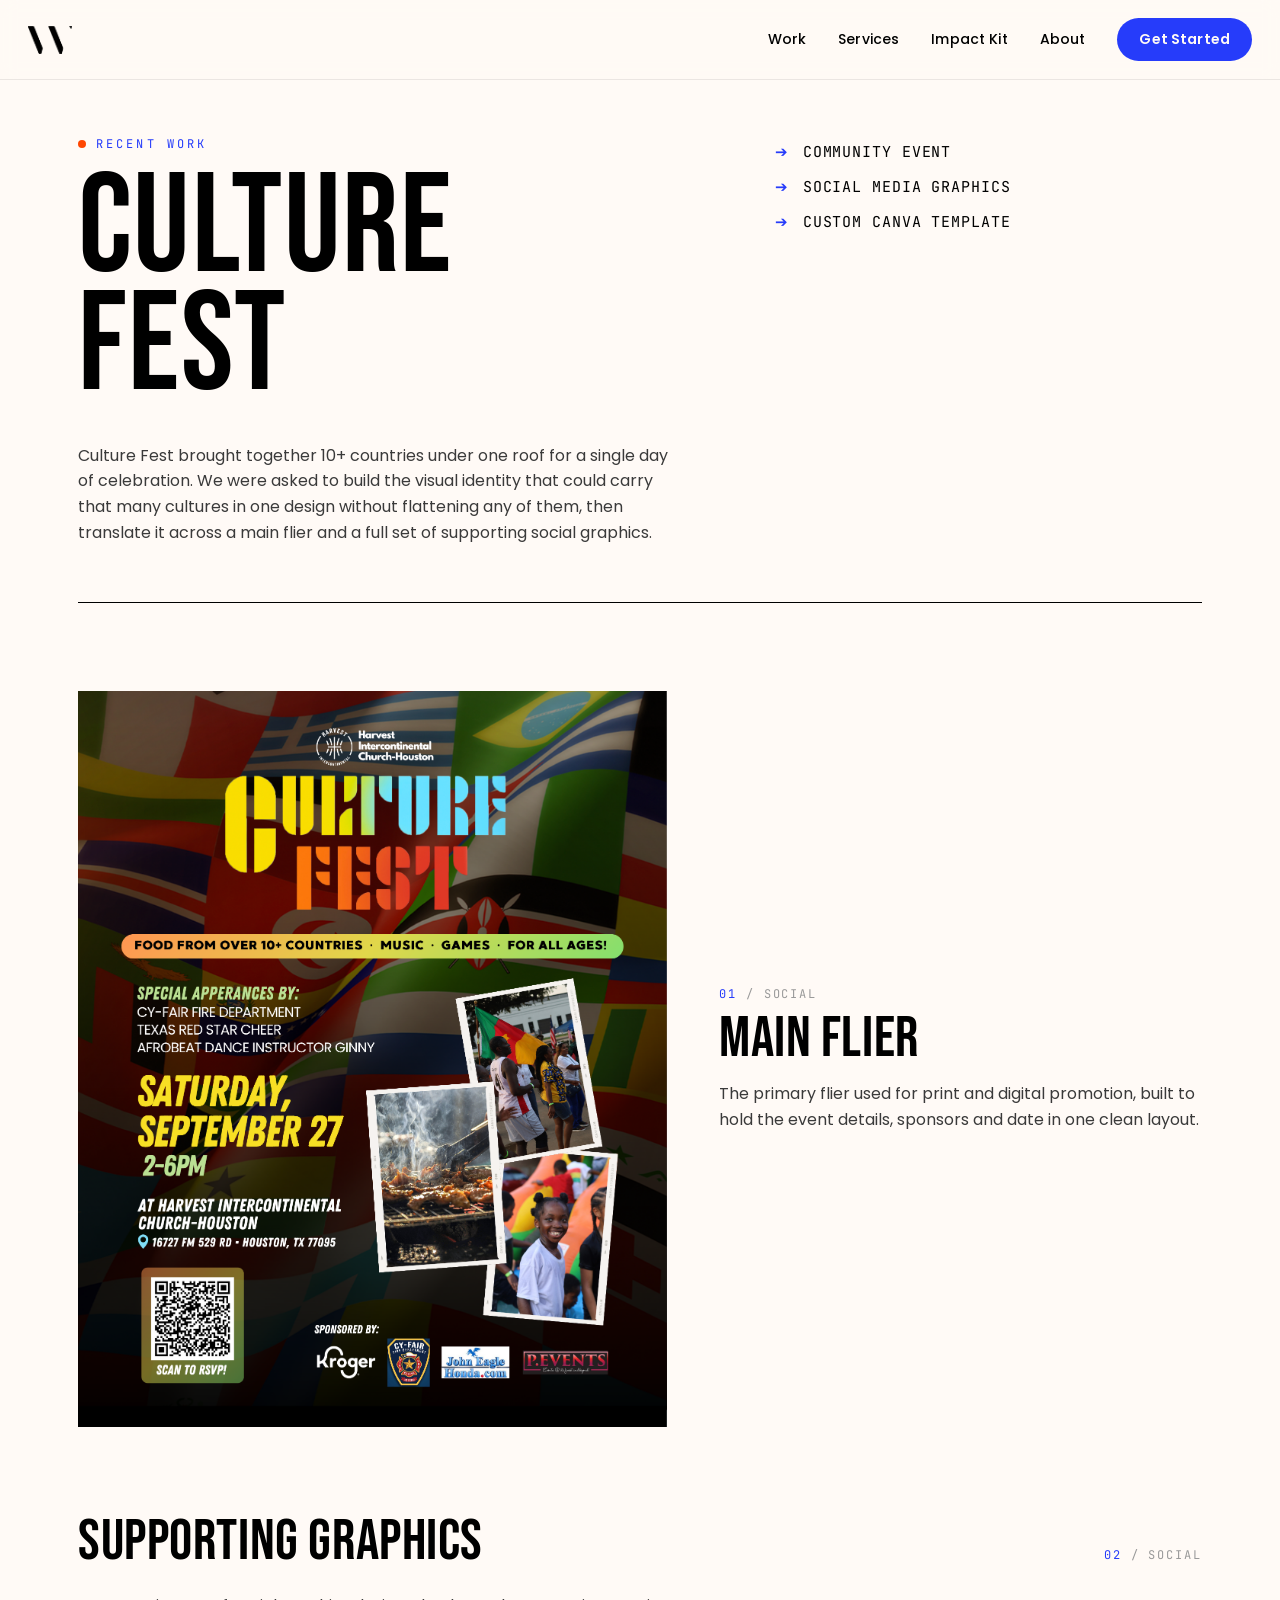
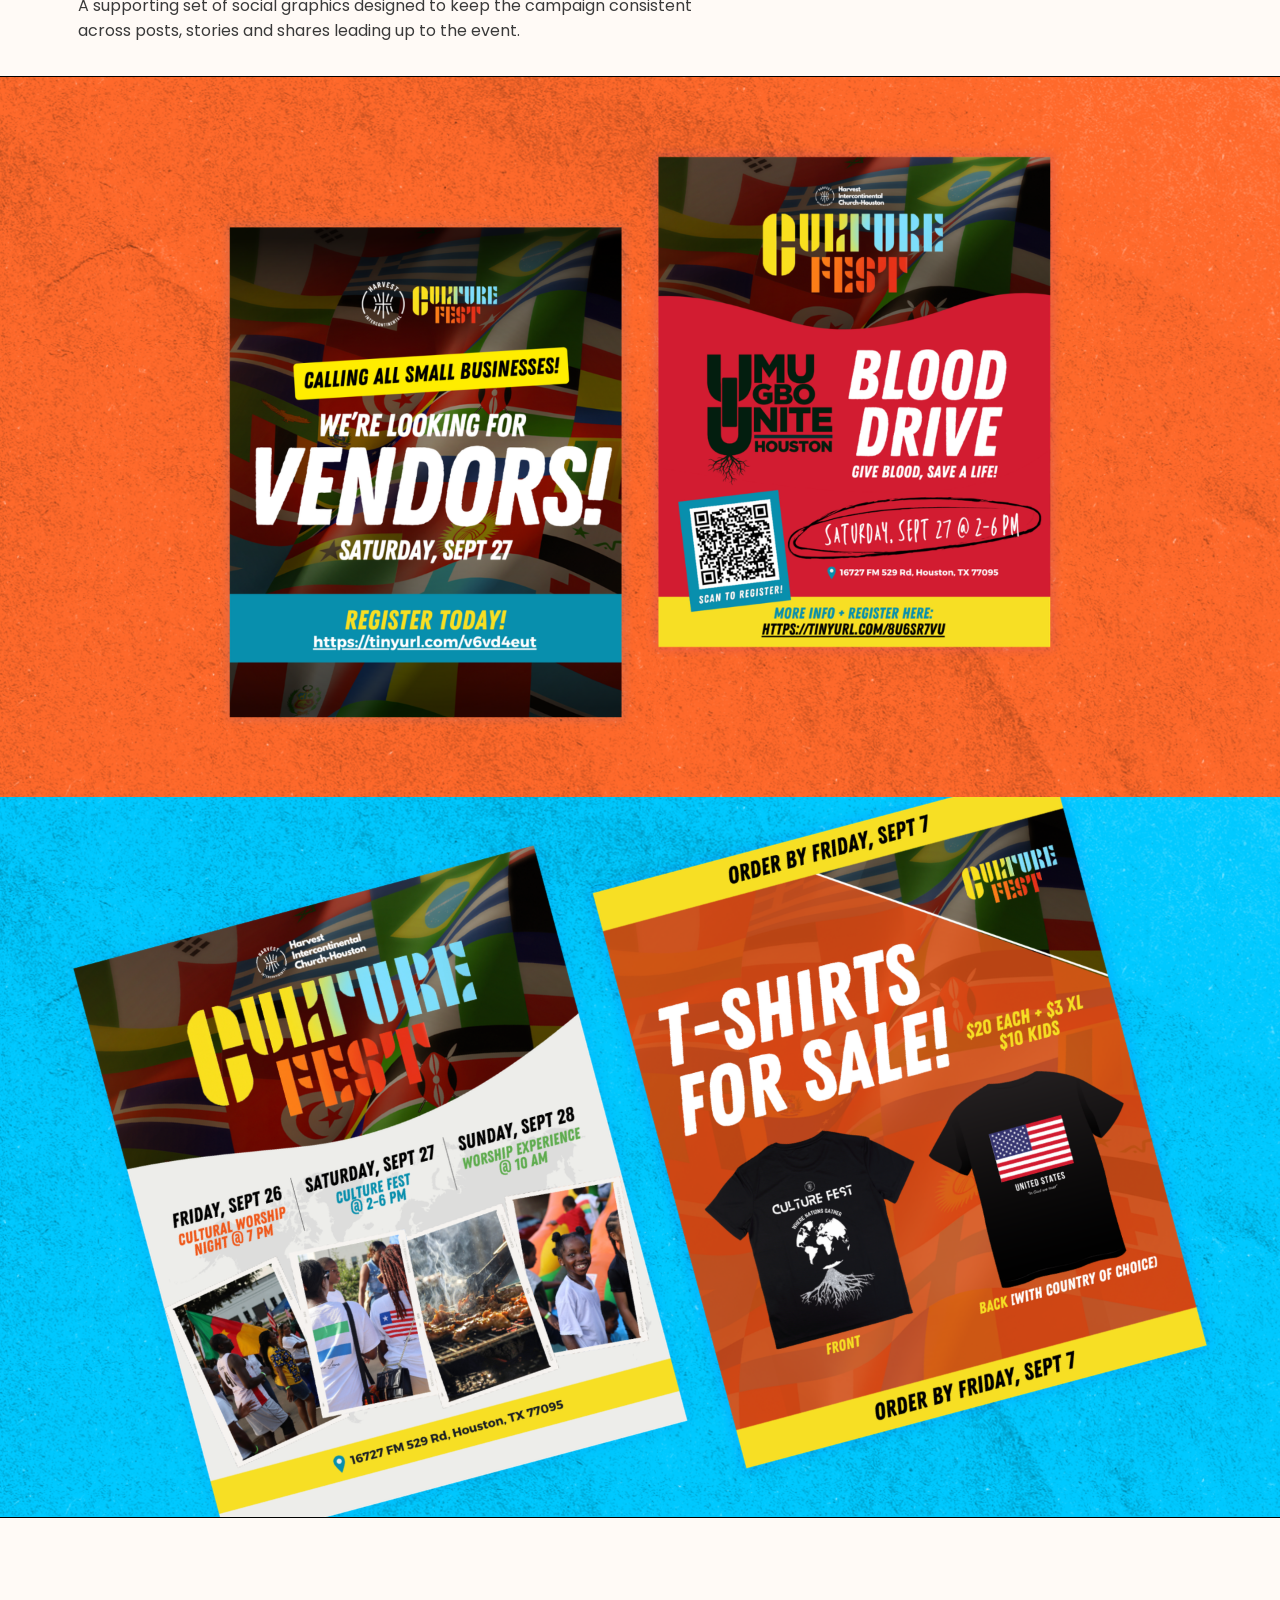
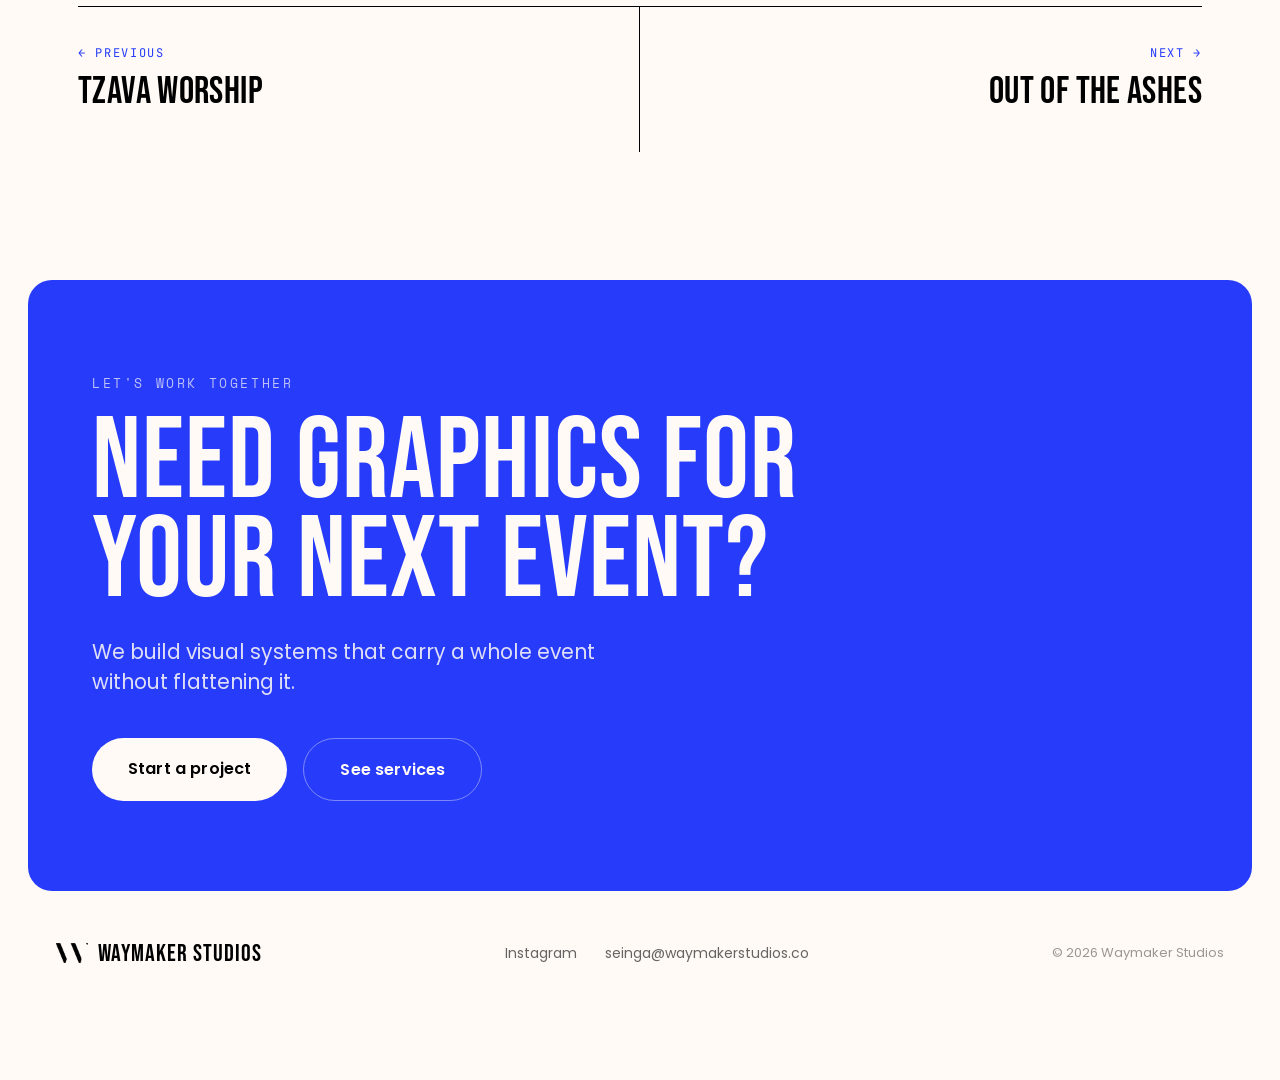
<file: work/culture-fest.html>
<!DOCTYPE html>
<html lang="en">
<head>
<meta charset="utf-8">
<meta name="viewport" content="width=device-width, initial-scale=1">
<title>Culture Fest — Waymaker Studios</title>
<meta name="description" content="Visual identity and social graphics for Culture Fest — a single-day celebration bringing together 10+ countries under one roof.">
<link rel="preconnect" href="https://fonts.googleapis.com">
<link rel="preconnect" href="https://fonts.gstatic.com" crossorigin>
<link href="https://fonts.googleapis.com/css2?family=Bebas+Neue&family=Caveat:wght@500;600&family=Playfair+Display:ital,wght@0,500;1,500;1,600&family=Poppins:ital,wght@0,300;0,400;0,500;0,600;0,700;1,400;1,500&family=Space+Mono:ital,wght@0,400;0,700&family=JetBrains+Mono:wght@400;500;700&display=swap" rel="stylesheet">
<link rel="stylesheet" href="../assets/css/style.css">
</head>
<body>

<header class="site-header">
  <nav class="site-nav">
    <a href="../index.html" class="nav-logo">
      <img src="../assets/images/waymaker-logo.png" alt="Waymaker Studios">
    </a>
    <div class="nav-links">
      <a href="../index.html#work" class="nav-link">Work</a>
      <a href="../index.html#services" class="nav-link">Services</a>
      <a href="../index.html#kit" class="nav-link">Impact Kit</a>
      <a href="../index.html#about" class="nav-link">About</a>
      <a href="../start.html" class="nav-cta">Get Started</a>
    </div>
    <button class="nav-hamburger" aria-label="Menu" aria-expanded="false">
      <span class="bars">
        <span class="bar bar-1"></span>
        <span class="bar bar-2"></span>
        <span class="bar bar-3"></span>
      </span>
    </button>
  </nav>
  <div class="mobile-menu">
    <a href="../index.html#work" class="nav-link">Work</a>
    <a href="../index.html#services" class="nav-link">Services</a>
    <a href="../index.html#kit" class="nav-link">Impact Kit</a>
    <a href="../index.html#about" class="nav-link">About</a>
    <a href="../start.html" class="nav-cta">Get Started</a>
  </div>
</header>

<div class="cs-hero">
  <div>
    <div class="cs-kicker"><span class="cs-kicker-dot"></span>Recent Work</div>
    <h1 class="cs-title">CULTURE<br>FEST</h1>
    <p class="cs-intro">Culture Fest brought together 10+ countries under one roof for a single day of celebration. We were asked to build the visual identity that could carry that many cultures in one design without flattening any of them, then translate it across a main flier and a full set of supporting social graphics.</p>
  </div>
  <div class="cs-scope">
    <div class="cs-scope-item">COMMUNITY EVENT</div>
    <div class="cs-scope-item">SOCIAL MEDIA GRAPHICS</div>
    <div class="cs-scope-item">CUSTOM CANVA TEMPLATE</div>
  </div>
</div>

<div class="cs-rule"><div></div></div>

<div class="cs-showcase">

  <div class="cs-row">
    <div class="cs-row-media">
      <img src="../assets/images/culture-fest-flier.png" alt="Culture Fest main event flier">
    </div>
    <div>
      <div class="cs-eyebrow-num"><span>01</span> / SOCIAL</div>
      <h3 class="cs-row-title">MAIN FLIER</h3>
      <p class="cs-row-copy">The primary flier used for print and digital promotion, built to hold the event details, sponsors and date in one clean layout.</p>
    </div>
  </div>

  <div class="cs-full-block">
    <div class="cs-full-block-head">
      <h3 class="cs-row-title" style="margin:0;">SUPPORTING GRAPHICS</h3>
      <div class="cs-eyebrow-num"><span>02</span> / SOCIAL</div>
    </div>
    <p class="cs-full-copy">A supporting set of social graphics designed to keep the campaign consistent across posts, stories and shares leading up to the event.</p>
    <img class="cs-full-img" src="../assets/images/culture-fest-social-1.png" alt="Culture Fest vendor call and blood drive social graphics">
    <img class="cs-full-img" src="../assets/images/culture-fest-social-2.png" alt="Culture Fest schedule and t-shirt sale social graphics">
  </div>

</div>

<div class="cs-prevnext">
  <div class="cs-prevnext-grid">
    <a href="tzava-worship.html" class="cs-prevnext-link cs-prev">
      <div class="cs-prevnext-label">← PREVIOUS</div>
      <div class="cs-prevnext-title">TZAVA WORSHIP</div>
    </a>
    <a href="out-of-the-ashes.html" class="cs-prevnext-link cs-next">
      <div class="cs-prevnext-label">NEXT →</div>
      <div class="cs-prevnext-title">OUT OF THE ASHES</div>
    </a>
  </div>
</div>

<section class="cta-section">
  <div class="cta-card">
    <span class="eyebrow">Let's work together</span>
    <h2>Need graphics for<br>your next event?</h2>
    <p>We build visual systems that carry a whole event without flattening it.</p>
    <div class="cta-buttons">
      <a href="../start.html" class="btn btn-light">Start a project</a>
      <a href="../index.html#services" class="btn btn-outline">See services</a>
    </div>
  </div>

  <footer class="site-footer">
    <span class="footer-logo">
      <img src="../assets/images/waymaker-logo.png" alt="Waymaker Studios">
      WAYMAKER STUDIOS
    </span>
    <div class="footer-social">
      <a href="https://instagram.com/waymaker.studios" target="_blank" rel="noopener">Instagram</a>
      <a href="mailto:seinga@waymakerstudios.co">seinga@waymakerstudios.co</a>
    </div>
    <span class="footer-copy">© 2026 Waymaker Studios</span>
  </footer>
</section>

<script src="../assets/js/main.js"></script>
</body>
</html>
</file>
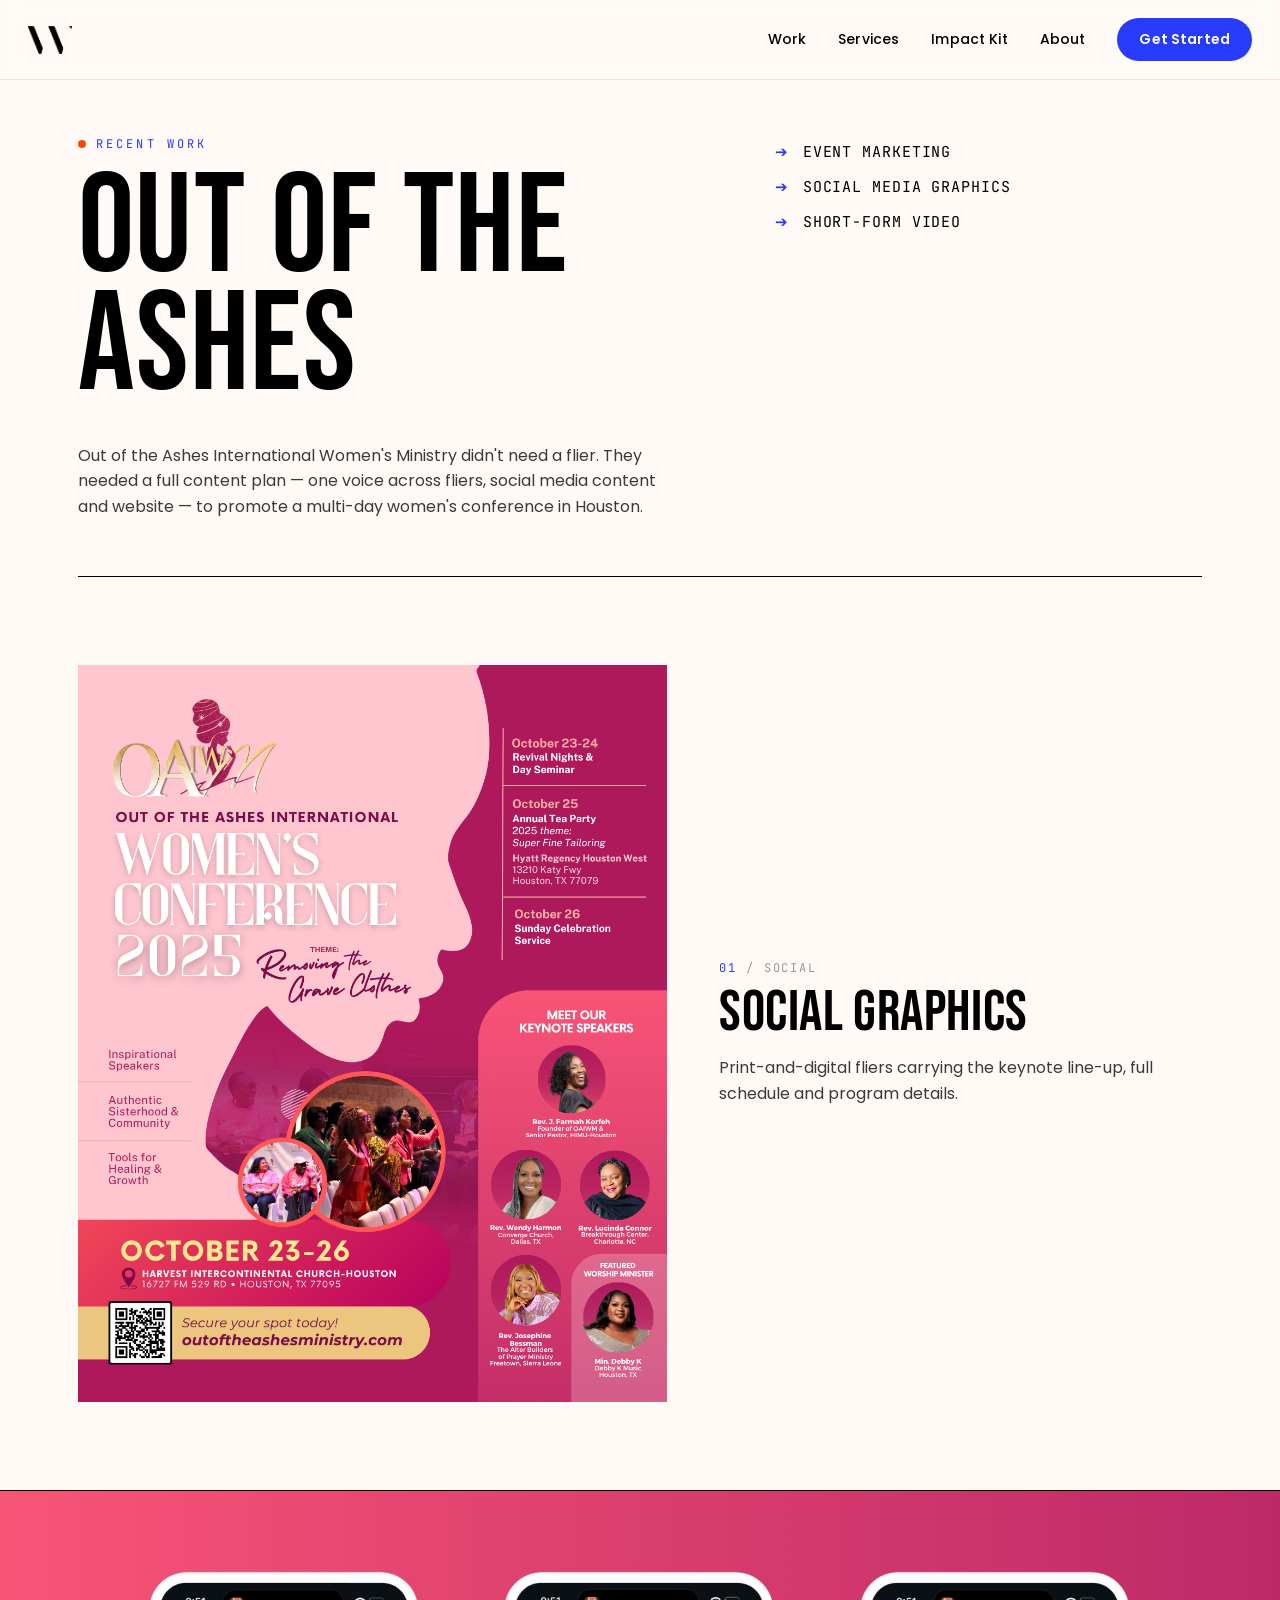
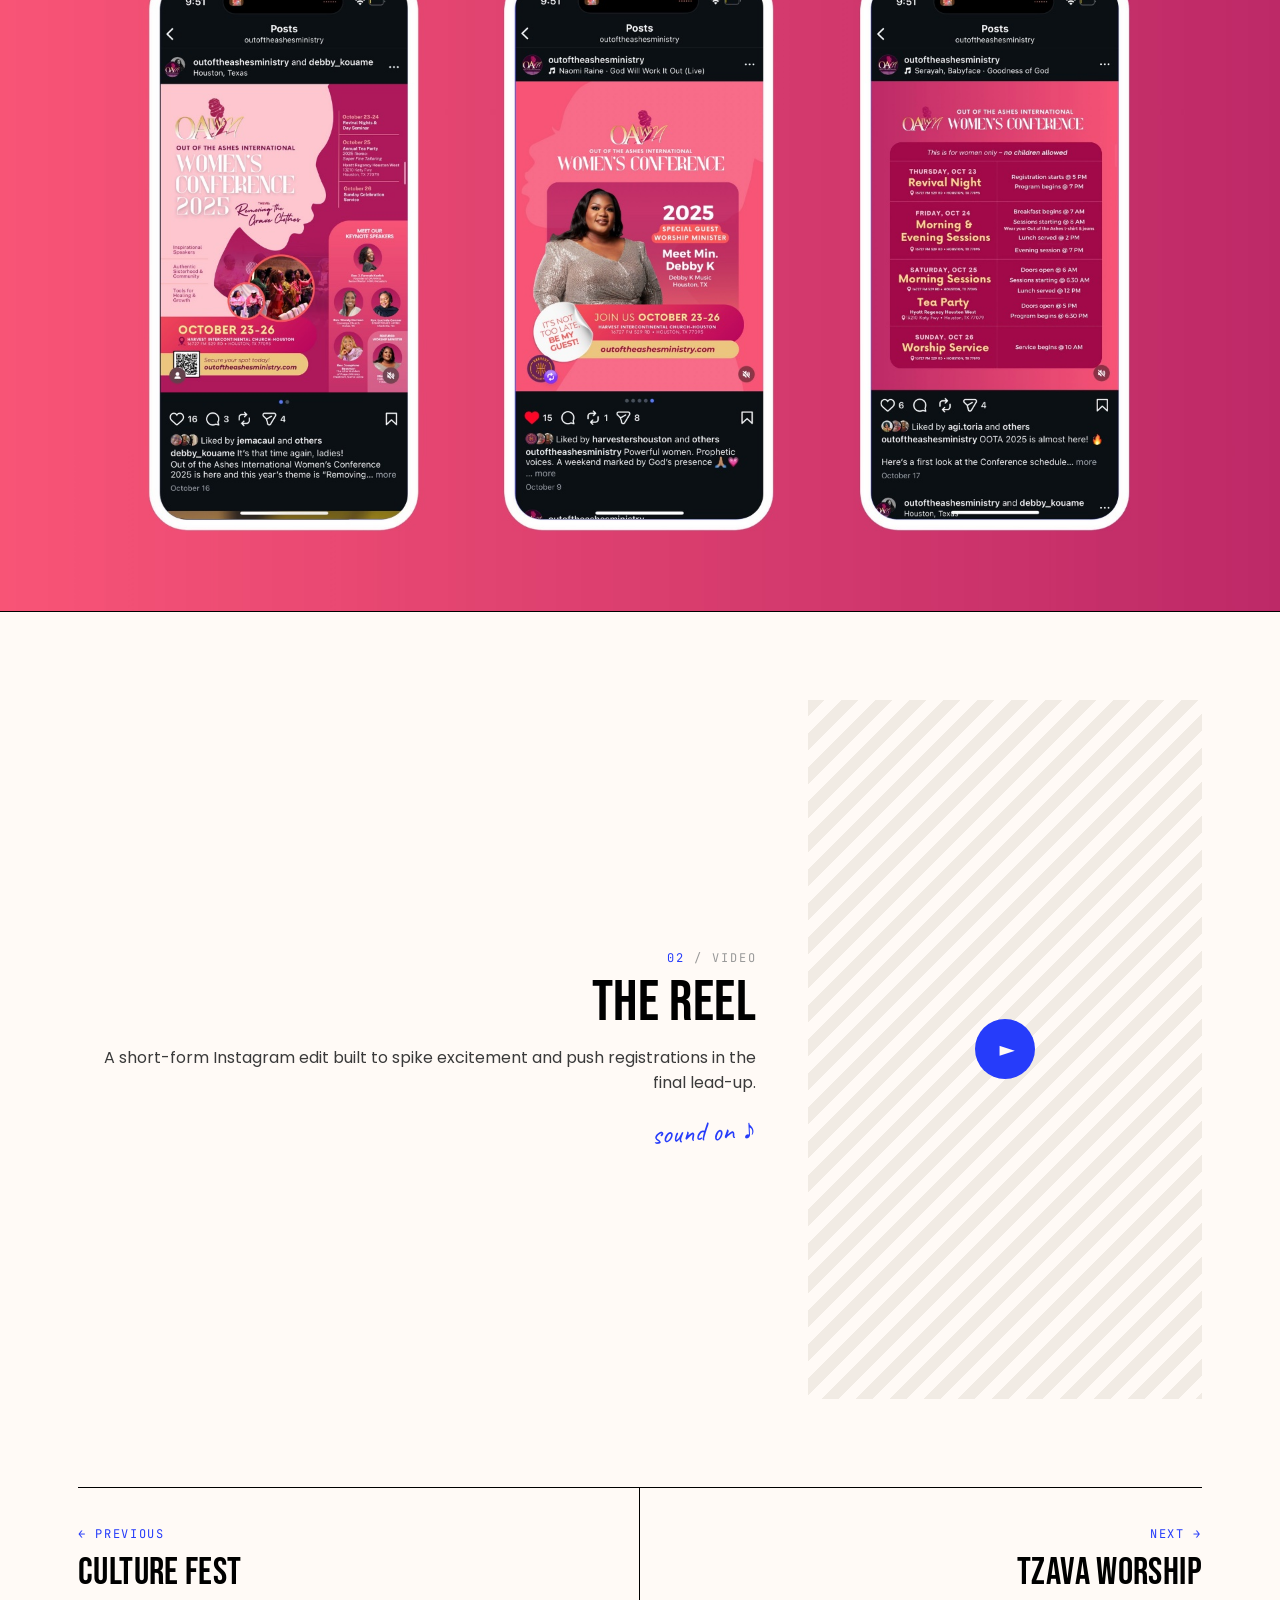
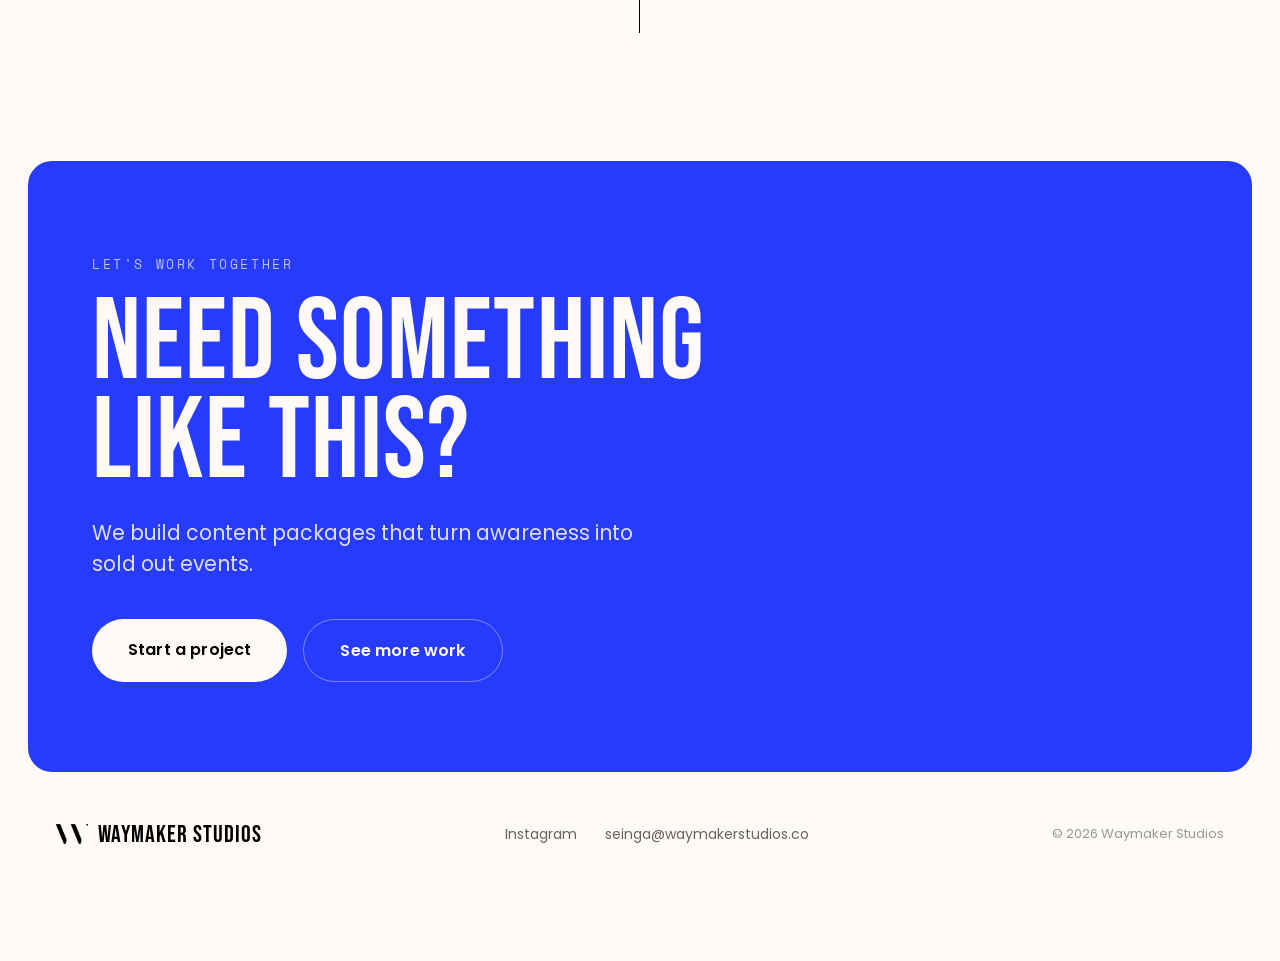
<file: work/out-of-the-ashes.html>
<!DOCTYPE html>
<html lang="en">
<head>
<meta charset="utf-8">
<meta name="viewport" content="width=device-width, initial-scale=1">
<title>Out of the Ashes — Waymaker Studios</title>
<meta name="description" content="A full content plan for Out of the Ashes International Women's Ministry — event marketing, social media graphics and short-form video for a multi-day women's conference in Houston.">
<link rel="preconnect" href="https://fonts.googleapis.com">
<link rel="preconnect" href="https://fonts.gstatic.com" crossorigin>
<link href="https://fonts.googleapis.com/css2?family=Bebas+Neue&family=Caveat:wght@500;600&family=Playfair+Display:ital,wght@0,500;1,500;1,600&family=Poppins:ital,wght@0,300;0,400;0,500;0,600;0,700;1,400;1,500&family=Space+Mono:ital,wght@0,400;0,700&family=JetBrains+Mono:wght@400;500;700&display=swap" rel="stylesheet">
<link rel="stylesheet" href="../assets/css/style.css">
</head>
<body>

<header class="site-header">
  <nav class="site-nav">
    <a href="../index.html" class="nav-logo">
      <img src="../assets/images/waymaker-logo.png" alt="Waymaker Studios">
    </a>
    <div class="nav-links">
      <a href="../index.html#work" class="nav-link">Work</a>
      <a href="../index.html#services" class="nav-link">Services</a>
      <a href="../index.html#kit" class="nav-link">Impact Kit</a>
      <a href="../index.html#about" class="nav-link">About</a>
      <a href="../start.html" class="nav-cta">Get Started</a>
    </div>
    <button class="nav-hamburger" aria-label="Menu" aria-expanded="false">
      <span class="bars">
        <span class="bar bar-1"></span>
        <span class="bar bar-2"></span>
        <span class="bar bar-3"></span>
      </span>
    </button>
  </nav>
  <div class="mobile-menu">
    <a href="../index.html#work" class="nav-link">Work</a>
    <a href="../index.html#services" class="nav-link">Services</a>
    <a href="../index.html#kit" class="nav-link">Impact Kit</a>
    <a href="../index.html#about" class="nav-link">About</a>
    <a href="../start.html" class="nav-cta">Get Started</a>
  </div>
</header>

<div class="cs-hero">
  <div>
    <div class="cs-kicker"><span class="cs-kicker-dot"></span>Recent Work</div>
    <h1 class="cs-title">OUT OF THE<br>ASHES</h1>
    <p class="cs-intro">Out of the Ashes International Women's Ministry didn't need a flier. They needed a full content plan — one voice across fliers, social media content and website — to promote a multi-day women's conference in Houston.</p>
  </div>
  <div class="cs-scope">
    <div class="cs-scope-item">EVENT MARKETING</div>
    <div class="cs-scope-item">SOCIAL MEDIA GRAPHICS</div>
    <div class="cs-scope-item">SHORT-FORM VIDEO</div>
  </div>
</div>

<div class="cs-rule"><div></div></div>

<div class="cs-showcase">

  <div class="cs-row">
    <div class="cs-row-media">
      <img src="../assets/images/event-flier-2025.png" alt="Out of the Ashes Women's Conference 2025 flier">
    </div>
    <div>
      <div class="cs-eyebrow-num"><span>01</span> / SOCIAL</div>
      <h3 class="cs-row-title">SOCIAL GRAPHICS</h3>
      <p class="cs-row-copy">Print-and-digital fliers carrying the keynote line-up, full schedule and program details.</p>
    </div>
  </div>

  <div class="cs-full-block">
    <img class="cs-full-img" src="../assets/images/social-graphics.jpg" alt="Out of the Ashes conference social graphics shown across Instagram posts">
  </div>

  <div class="cs-row cs-row-reverse cs-full-block">
    <div>
      <div class="cs-eyebrow-num"><span>02</span> / VIDEO</div>
      <h3 class="cs-row-title">THE REEL</h3>
      <p class="cs-row-copy">A short-form Instagram edit built to spike excitement and push registrations in the final lead-up.</p>
      <span class="cs-sound-on">sound on ♪</span>
    </div>
    <div class="cs-video-frame">
      <span class="cs-video-frame-play">►</span>
    </div>
  </div>

</div>

<div class="cs-prevnext">
  <div class="cs-prevnext-grid">
    <a href="culture-fest.html" class="cs-prevnext-link cs-prev">
      <div class="cs-prevnext-label">← PREVIOUS</div>
      <div class="cs-prevnext-title">CULTURE FEST</div>
    </a>
    <a href="tzava-worship.html" class="cs-prevnext-link cs-next">
      <div class="cs-prevnext-label">NEXT →</div>
      <div class="cs-prevnext-title">TZAVA WORSHIP</div>
    </a>
  </div>
</div>

<section class="cta-section">
  <div class="cta-card">
    <span class="eyebrow">Let's work together</span>
    <h2>Need something<br>like this?</h2>
    <p>We build content packages that turn awareness into sold out events.</p>
    <div class="cta-buttons">
      <a href="../start.html" class="btn btn-light">Start a project</a>
      <a href="../index.html#work" class="btn btn-outline">See more work</a>
    </div>
  </div>

  <footer class="site-footer">
    <span class="footer-logo">
      <img src="../assets/images/waymaker-logo.png" alt="Waymaker Studios">
      WAYMAKER STUDIOS
    </span>
    <div class="footer-social">
      <a href="https://instagram.com/waymaker.studios" target="_blank" rel="noopener">Instagram</a>
      <a href="mailto:seinga@waymakerstudios.co">seinga@waymakerstudios.co</a>
    </div>
    <span class="footer-copy">© 2026 Waymaker Studios</span>
  </footer>
</section>

<script src="../assets/js/main.js"></script>
</body>
</html>
</file>
<file: assets/css/style.css>
/* ===== Waymaker Studios — shared styles ===== */

:root {
  --accent: #263CFA;
  --ink: #000000;
  --bg: #FFFAF6;
  --radius: 24px;
}

* { box-sizing: border-box; }

[hidden] { display: none !important; }

html { scroll-behavior: smooth; }

body {
  margin: 0;
  font-family: 'Poppins', system-ui, sans-serif;
  background: var(--bg);
  color: var(--ink);
  -webkit-font-smoothing: antialiased;
  overflow-x: hidden;
}

::selection { background: var(--accent); color: var(--bg); }

img { max-width: 100%; display: block; }

a { color: inherit; }

.container {
  max-width: 1280px;
  margin: 0 auto;
  padding: 0 28px;
}

.eyebrow {
  font-size: 13px;
  font-family: 'Space Mono', ui-monospace, monospace;
  font-weight: 400;
  letter-spacing: .2em;
  text-transform: uppercase;
  color: var(--accent);
  display: inline-block;
}

.btn {
  display: inline-block;
  font-size: 14px;
  font-weight: 600;
  letter-spacing: .01em;
  color: var(--bg);
  background: var(--accent);
  text-decoration: none;
  padding: 14px 30px;
  border-radius: 99px;
  border: none;
  cursor: pointer;
  transition: background .18s ease, transform .18s ease, color .18s ease;
}
.btn:hover { background: var(--ink); transform: translateY(-2px); }

.btn-light {
  color: var(--ink);
  background: var(--bg);
}
.btn-light:hover { background: var(--accent); color: var(--bg); }

.btn-outline {
  color: var(--bg);
  background: transparent;
  border: 1px solid rgba(255,250,246,.4);
}
.btn-outline:hover { background: rgba(255,250,246,.12); }

/* ===== Header / Nav ===== */
.site-header {
  position: sticky;
  top: 0;
  z-index: 50;
  backdrop-filter: saturate(140%) blur(8px);
  background: rgba(255,250,246,.82);
  border-bottom: 1px solid rgba(0,0,0,.08);
}

.site-nav {
  max-width: 1280px;
  margin: 0 auto;
  padding: 18px 28px;
  display: flex;
  align-items: center;
  justify-content: space-between;
  gap: 24px;
}

.nav-logo {
  display: flex;
  align-items: center;
  gap: 10px;
  text-decoration: none;
  line-height: 1;
}
.nav-logo img { height: 28px; width: auto; }

.nav-links {
  display: flex;
  align-items: center;
  gap: 32px;
  flex-wrap: wrap;
}

.nav-link {
  font-size: 14px;
  font-weight: 500;
  color: var(--ink);
  text-decoration: none;
  letter-spacing: .01em;
}
.nav-link:hover, .nav-link.is-active { color: var(--accent); }

.nav-cta {
  font-size: 14px;
  font-weight: 600;
  color: var(--bg);
  background: var(--accent);
  text-decoration: none;
  padding: 11px 22px;
  border-radius: 99px;
  letter-spacing: .01em;
  transition: transform .18s ease, background .18s ease;
}
.nav-cta:hover { background: var(--ink); transform: translateY(-1px); }

.nav-hamburger {
  display: none;
  align-items: center;
  justify-content: center;
  width: 40px;
  height: 40px;
  flex: none;
  background: none;
  border: none;
  padding: 0;
  cursor: pointer;
}
.nav-hamburger .bars {
  position: relative;
  width: 22px;
  height: 16px;
  display: inline-block;
}
.nav-hamburger .bar {
  position: absolute;
  left: 0;
  right: 0;
  height: 2px;
  background: var(--ink);
  transition: top .2s ease, transform .2s ease, opacity .15s ease;
}
.nav-hamburger .bar-1 { top: 0; }
.nav-hamburger .bar-2 { top: 7px; }
.nav-hamburger .bar-3 { top: 14px; }

.site-header.nav-open .nav-hamburger .bar-1 { top: 7px; transform: rotate(45deg); }
.site-header.nav-open .nav-hamburger .bar-2 { opacity: 0; }
.site-header.nav-open .nav-hamburger .bar-3 { top: 7px; transform: rotate(-45deg); }

.mobile-menu {
  display: none;
  flex-direction: column;
  gap: 2px;
  padding: 8px 28px 24px;
  border-top: 1px solid rgba(0,0,0,.08);
}
.site-header.nav-open .mobile-menu { display: flex; }

.mobile-menu .nav-link {
  font-size: 16px;
  padding: 14px 4px;
  border-bottom: 1px solid rgba(0,0,0,.08);
}
.mobile-menu .nav-cta {
  display: block;
  text-align: center;
  margin-top: 14px;
  padding: 14px 22px;
}

/* ===== Hero (home) — full-bleed looping reel ===== */
.hero {
  position: relative;
  width: 100%;
  min-height: calc(100svh - 80px);
  overflow: hidden;
  background: #000000;
  cursor: default;
}

.hero-reel {
  position: absolute;
  inset: 0;
  overflow: hidden;
  background: #111111;
  z-index: 1;
  opacity: .7;
}
.hero-frame {
  position: absolute;
  inset: 0;
  background-size: cover;
  background-position: center;
  opacity: 0;
}

.hero-scrim {
  position: absolute;
  inset: 0;
  z-index: 2;
  pointer-events: none;
  background: linear-gradient(to top, rgba(0,0,0,.75) 0%, rgba(0,0,0,.32) 34%, rgba(0,0,0,0) 62%);
}

.hero-textcol {
  position: absolute;
  z-index: 3;
  display: flex;
  flex-direction: column;
  text-align: left;
  align-items: flex-start;
  left: 0;
  right: 0;
  bottom: 0;
  padding: 0 6% 5vh;
}

.hero-rise {
  opacity: 0;
  transform: translateY(28px);
  animation: hero-rise .8s cubic-bezier(.76,0,.24,1) forwards;
}
.hero-rise:nth-child(1) { animation-delay: .2s; }
.hero-rise:nth-child(2) { animation-delay: .32s; }
.hero-rise:nth-child(3) { animation-delay: .44s; }
.hero-rise:nth-child(4) { animation-delay: .56s; }

@keyframes hero-rise {
  from { opacity: 0; transform: translateY(28px); }
  to { opacity: 1; transform: translateY(0); }
}

@media (prefers-reduced-motion: reduce) {
  .hero-rise { animation: none; opacity: 1; transform: none; }
}

.hero-kicker {
  font-family: 'Space Mono', ui-monospace, monospace;
  font-size: 12px;
  letter-spacing: .2em;
  text-transform: uppercase;
  color: rgba(255,250,246,.65);
  display: inline-block;
}

.hero-h1 {
  font-family: 'Bebas Neue', sans-serif;
  font-weight: 400;
  font-size: clamp(40px, 6.5vh, 104px);
  line-height: .86;
  letter-spacing: .005em;
  margin: 0;
  color: var(--bg);
}

.hero-p {
  font-family: 'Playfair Display', serif;
  font-style: normal;
  font-weight: 500;
  font-size: clamp(16px, 2vh, 23px);
  line-height: 1.4;
  color: rgba(255,250,246,.82);
  max-width: 480px;
  margin: 14px 0 0;
}
.hero-p b, .hero-p span { font-family: 'Poppins', sans-serif; font-size: 18px; font-style: normal; }

.hero-btn { display: inline-flex; align-items: center; gap: 9px; margin-top: 18px; }

.hero-cue {
  position: absolute;
  right: 6%;
  bottom: 32px;
  text-align: center;
  z-index: 3;
  pointer-events: none;
  opacity: 0;
}
.hero-cue span:first-child {
  font-family: 'Space Mono', ui-monospace, monospace;
  font-size: 11px;
  letter-spacing: .18em;
  text-transform: uppercase;
  color: rgba(255,250,246,.6);
}
.hero-cue-line {
  display: block;
  width: 1px;
  height: 34px;
  margin: 10px auto 0;
  background: linear-gradient(rgba(255,250,246,.5), rgba(255,250,246,0));
}

@media (max-width: 760px) {
  .hero { min-height: calc(100svh - 80px); }
  .hero-textcol { padding: 0 24px 4vh; }
  .hero-h1 { font-size: clamp(48px, 11vh, 104px); }
  .hero-p { padding: 0; }
  .hero-cue { display: none; }
}

@media (max-height: 700px) {
  .hero-textcol { padding-bottom: 3vh; }
  .hero-textcol .hero-rise:first-child { margin-bottom: 8px !important; }
}

/* ===== Anchor offset (sticky header) ===== */
#about, #services, #kit, #work { scroll-margin-top: 84px; }

/* ===== About ===== */
.about-section {
  max-width: 1280px;
  margin: 0 auto;
  padding: 96px 28px;
}
.about-grid {
  display: grid;
  grid-template-columns: repeat(auto-fit, minmax(280px, 1fr));
  gap: 56px;
  align-items: start;
}
.about-heading {
  font-family: 'Bebas Neue', sans-serif;
  font-weight: 600;
  font-size: clamp(46px, 5.5vw, 80px);
  line-height: 1;
  letter-spacing: .01em;
  margin: 18px 0 0;
  color: var(--ink);
}
.about-heading em {
  font-family: 'Playfair Display', serif;
  font-style: italic;
  font-weight: 700;
  color: var(--accent);
}
.about-copy {
  font-size: clamp(17px, 1.5vw, 21px);
  line-height: 1.6;
  color: rgba(0,0,0,.78);
  margin: 0 0 22px;
}
.about-copy:last-child { margin-bottom: 0; }
.about-stats {
  display: flex;
  gap: 48px;
  flex-wrap: wrap;
  margin-top: 40px;
}
.about-stat-num {
  font-family: 'Bebas Neue', sans-serif;
  font-size: 52px;
  line-height: 1;
  color: var(--ink);
}
.about-stat-label {
  font-size: 14px;
  color: rgba(0,0,0,.55);
  margin-top: 6px;
}
.about-link {
  display: inline-block;
  margin-top: 28px;
  font-size: 14px;
  font-weight: 600;
  color: var(--accent);
  text-decoration: none;
}
.about-link:hover { color: var(--ink); }

/* ===== Services ===== */
.services-section {
  max-width: 1280px;
  margin: 0 auto;
  padding: 0 28px 96px;
}
.service-item { border-top: 1px solid rgba(0,0,0,.16); }
.service-item:last-child { border-bottom: 1px solid rgba(0,0,0,.16); }

.service-toggle {
  display: flex;
  align-items: center;
  gap: 24px;
  padding: 34px 8px;
  color: var(--ink);
  background: none;
  border: none;
  width: 100%;
  text-align: left;
  transition: padding .25s ease, color .25s ease;
  cursor: pointer;
  user-select: none;
  font: inherit;
}
.service-toggle:hover { padding-left: 28px; color: var(--accent); }

.service-num {
  font-family: 'Space Mono', ui-monospace, monospace;
  font-size: 14px;
  font-weight: 500;
  color: rgba(0,0,0,.4);
  width: 40px;
  flex: none;
}
.service-name {
  font-family: 'Bebas Neue', sans-serif;
  font-size: clamp(40px, 6.5vw, 92px);
  line-height: .9;
  letter-spacing: .01em;
  flex: 1;
}
.service-icon {
  font-family: 'Poppins', sans-serif;
  font-weight: 300;
  font-size: clamp(34px, 3.4vw, 52px);
  line-height: 1;
  flex: none;
  transition: transform .3s ease;
}
.service-item.is-open .service-icon { transform: rotate(45deg); }

.service-panel {
  padding: 4px 8px 44px;
  display: none;
}
.service-item.is-open .service-panel { display: block; }

.service-details {
  font-size: clamp(16px, 1.5vw, 20px);
  line-height: 1.55;
  color: rgba(0,0,0,.72);
  max-width: 680px;
  margin: 0 0 28px;
}

.tier-grid {
  display: grid;
  grid-template-columns: repeat(auto-fit, minmax(280px, 1fr));
  gap: 18px;
}
.tier-card {
  border: 1px solid rgba(0,0,0,.14);
  border-radius: var(--radius);
  padding: 28px;
  background: rgba(255,255,255,.4);
}
.tier-head {
  display: flex;
  align-items: baseline;
  justify-content: space-between;
  gap: 14px;
  flex-wrap: wrap;
  margin-bottom: 20px;
}
.tier-label {
  font-size: 12px;
  font-family: 'Space Mono', ui-monospace, monospace;
  font-weight: 400;
  letter-spacing: .16em;
  text-transform: uppercase;
  color: var(--accent);
}
.tier-price {
  font-family: 'Bebas Neue', sans-serif;
  font-size: 34px;
  line-height: 1;
  letter-spacing: .02em;
  color: var(--ink);
}
.tier-blurb {
  font-size: 14px;
  line-height: 1.5;
  color: rgba(0,0,0,.6);
  margin: 10px 0 20px;
}
.tier-features {
  display: flex;
  flex-direction: column;
  gap: 11px;
  border-top: 1px solid rgba(0,0,0,.1);
  padding-top: 18px;
}
.tier-feature {
  display: flex;
  gap: 11px;
  align-items: flex-start;
  font-size: 15px;
  line-height: 1.4;
  color: rgba(0,0,0,.82);
}
.tier-feature::before {
  content: "—";
  color: var(--accent);
  flex: none;
  font-weight: 600;
}
.tier-cta {
  margin-top: 24px;
  padding: 12px 24px;
  font-size: 14px;
}

.tier-card-enterprise { display: flex; flex-direction: column; }
.tier-card-enterprise .tier-blurb { margin: 14px 0 0; flex: 1; }
.tier-card-enterprise .tier-cta { align-self: flex-start; }

.service-custom {
  padding: 4px 8px 44px;
  display: grid;
  grid-template-columns: repeat(auto-fit, minmax(280px, 1fr));
  gap: clamp(28px, 5vw, 72px);
  align-items: start;
}
.custom-copy {
  font-size: clamp(16px, 1.5vw, 20px);
  line-height: 1.55;
  color: rgba(0,0,0,.72);
  max-width: 520px;
  margin: 0 0 28px;
}
.custom-list {
  display: flex;
  flex-direction: column;
}
.custom-list-item {
  display: flex;
  align-items: center;
  gap: 16px;
  padding: 18px 4px;
  border-top: 1px solid rgba(0,0,0,.12);
  font-family: 'Bebas Neue', sans-serif;
  font-size: clamp(24px, 2.6vw, 34px);
  line-height: 1;
  letter-spacing: .015em;
  color: var(--ink);
}
.custom-list-item::before {
  content: "→";
  font-size: 15px;
  color: var(--accent);
  flex: none;
}

/* ===== Impact Kit ===== */
.kit-section { background: #000000; color: var(--bg); }
.kit-inner { max-width: 1280px; margin: 0 auto; padding: 96px 28px; }
.kit-grid {
  display: grid;
  grid-template-columns: repeat(auto-fit, minmax(300px, 1fr));
  gap: 56px;
  align-items: center;
}
.kit-badge {
  display: inline-block;
  font-size: 13px;
  font-family: 'Space Mono', ui-monospace, monospace;
  font-weight: 400;
  letter-spacing: .2em;
  text-transform: uppercase;
  color: var(--bg);
  border: 1px solid rgba(255,250,246,.25);
  padding: 7px 14px;
  border-radius: 99px;
}
.kit-heading {
  font-family: 'Bebas Neue', sans-serif;
  font-weight: 400;
  font-size: clamp(56px, 8.5vw, 140px);
  line-height: .86;
  letter-spacing: .01em;
  margin: 24px 0 0;
  color: var(--accent);
}
.kit-heading .kit-white { color: #FFFFFF; }
.kit-heading .kit-italic {
  font-family: 'Playfair Display', serif;
  font-style: italic;
  font-weight: 500;
  color: #FF4600;
}
.kit-copy {
  font-size: clamp(17px, 1.6vw, 22px);
  line-height: 1.55;
  color: rgba(255,250,246,.72);
  max-width: 520px;
  margin: 30px 0 0;
}
.kit-btn {
  display: inline-flex;
  align-items: center;
  gap: 10px;
  margin-top: 38px;
  font-size: 15px;
  padding: 16px 30px;
}
.kit-tiers { display: grid; gap: 14px; }
.kit-tier {
  padding: 28px;
  border-radius: var(--radius);
  background: rgba(255,250,246,.05);
  border: 1px solid rgba(255,250,246,.14);
}
.kit-tier-head {
  display: flex;
  align-items: baseline;
  justify-content: space-between;
  gap: 14px;
  flex-wrap: wrap;
}
.kit-tier-label {
  font-size: 12px;
  font-family: 'Space Mono', ui-monospace, monospace;
  font-weight: 400;
  letter-spacing: .16em;
  text-transform: uppercase;
  color: #FFFFFF;
}
.kit-tier-price {
  font-family: 'Bebas Neue', sans-serif;
  font-size: 40px;
  line-height: 1;
  letter-spacing: .02em;
  color: var(--bg);
}
.kit-tier-blurb {
  font-size: 15px;
  line-height: 1.5;
  color: rgba(255,250,246,.62);
  margin: 12px 0 0;
}

/* ===== Work (horizontal scroll) ===== */
.work-section { padding: 96px 0; }
.work-header {
  max-width: 1280px;
  margin: 0 auto;
  padding: 0 28px;
  display: flex;
  align-items: flex-end;
  justify-content: space-between;
  gap: 16px;
  flex-wrap: wrap;
  margin-bottom: 36px;
}
.work-header h2 {
  font-family: 'Bebas Neue', sans-serif;
  font-weight: 400;
  font-size: clamp(56px, 8.5vw, 140px);
  line-height: .86;
  letter-spacing: .01em;
  margin: 14px 0 0;
}
.work-scroll-hint { font-size: 14px; color: rgba(0,0,0,.5); }
.work-grid {
  display: flex;
  gap: 22px;
  overflow-x: auto;
  padding: 6px 28px 26px;
  scroll-snap-type: x mandatory;
  -webkit-overflow-scrolling: touch;
}
.work-grid::-webkit-scrollbar { height: 8px; }
.work-grid::-webkit-scrollbar-track { background: transparent; }
.work-grid::-webkit-scrollbar-thumb { background: rgba(0,0,0,.18); border-radius: 99px; }
.work-card { text-decoration: none; color: inherit; flex: none; width: min(78vw, 420px); scroll-snap-align: start; }
.work-thumb {
  border-radius: var(--radius);
  overflow: hidden;
  aspect-ratio: 4/5;
  background-size: cover;
  background-position: center;
  border: 1px solid rgba(0,0,0,.08);
  position: relative;
  display: flex;
  align-items: flex-end;
  padding: 18px;
  transition: transform .3s ease;
}
.work-card:hover .work-thumb { transform: translateY(-6px); }
.work-slot {
  font-family: 'Space Mono', ui-monospace, monospace;
  font-size: 11px;
  letter-spacing: .04em;
  color: rgba(0,0,0,.5);
  background: rgba(255,250,246,.72);
  padding: 6px 11px;
  border-radius: 99px;
  backdrop-filter: blur(4px);
}
.work-num {
  position: absolute;
  top: 16px;
  left: 18px;
  font-family: 'Space Mono', ui-monospace, monospace;
  font-size: 12px;
  color: rgba(0,0,0,.45);
}
.work-meta {
  display: flex;
  align-items: baseline;
  justify-content: space-between;
  gap: 12px;
  margin-top: 16px;
}
.work-title {
  font-family: 'Bebas Neue', sans-serif;
  font-weight: 400;
  font-size: 26px;
  letter-spacing: .02em;
  margin: 0;
  text-transform: capitalize;
}
.work-cat {
  font-size: 13px;
  color: rgba(0,0,0,.5);
  white-space: nowrap;
}

/* ===== CTA card ===== */
.cta-section { max-width: 1280px; margin: 0 auto; padding: 40px 28px 56px; }
.cta-card {
  background: var(--accent);
  border-radius: var(--radius);
  padding: clamp(48px, 7vw, 104px) clamp(28px, 5vw, 80px);
  color: var(--bg);
  position: relative;
  overflow: hidden;
}
.cta-card .eyebrow { color: rgba(255,250,246,.7); }
.cta-card h2 {
  font-family: 'Bebas Neue', sans-serif;
  font-weight: 400;
  font-size: clamp(52px, 9vw, 150px);
  line-height: .86;
  letter-spacing: .01em;
  margin: 18px 0 0;
  color: var(--bg);
}
.cta-card p {
  font-size: clamp(17px, 1.6vw, 22px);
  line-height: 1.5;
  color: rgba(255,250,246,.85);
  max-width: 560px;
  margin: 26px 0 0;
}
.cta-buttons {
  display: flex;
  gap: 16px;
  flex-wrap: wrap;
  margin-top: 40px;
}
.cta-buttons .btn { padding: 18px 36px; font-size: 16px; }

.cta-card-dark { background: #000000; }
.cta-card-dark .btn-light { background: var(--accent); color: var(--bg); }
.cta-card-dark .btn-light:hover { background: var(--bg); color: var(--ink); }

/* ===== Footer ===== */
.site-footer {
  display: flex;
  align-items: center;
  justify-content: space-between;
  gap: 24px;
  flex-wrap: wrap;
  max-width: 1280px;
  margin: 0 auto;
  padding: 48px 28px 56px;
}
.footer-logo {
  font-family: 'Bebas Neue', sans-serif;
  font-size: 24px;
  letter-spacing: .04em;
  display: flex;
  align-items: center;
  gap: 10px;
}
.footer-logo img { height: 20px; width: auto; }
.footer-social {
  display: flex;
  gap: 28px;
  flex-wrap: wrap;
  font-size: 14px;
}
.footer-social a { color: rgba(0,0,0,.6); text-decoration: none; }
.footer-social a:hover { color: var(--accent); }
.footer-copy { font-size: 13px; color: rgba(0,0,0,.4); }

@media (max-width: 760px) {
  .site-footer { flex-direction: column; justify-content: center; align-items: center; text-align: center; }
  .about-section { padding-top: 48px; }
  .about-grid { gap: 20px; }
  .about-heading { font-size: clamp(38px, 11vw, 80px); }
  .cta-card { text-align: center; }
  .cta-card .eyebrow, .cta-card h2, .cta-card p { margin-left: auto; margin-right: auto; }
  .cta-buttons { justify-content: center; }
}

@media (max-width: 760px) {
  .nav-links { display: none; }
  .nav-hamburger { display: flex; }
}

@media (max-width: 820px) {
  .service-name { font-size: clamp(34px, 8vw, 60px); }
}

/* ===== Case study (portfolio) pages ===== */
.cs-hero {
  max-width: 1180px;
  margin: 0 auto;
  padding: 56px 28px 0;
  display: grid;
  grid-template-columns: 1.5fr 1fr;
  gap: 56px;
  align-items: start;
}
.cs-kicker {
  font-family: 'JetBrains Mono', ui-monospace, monospace;
  font-size: 12px;
  letter-spacing: .26em;
  color: var(--accent);
  display: flex;
  align-items: center;
  gap: 10px;
  text-transform: uppercase;
}
.cs-kicker-dot {
  width: 8px;
  height: 8px;
  background: #FF4600;
  border-radius: 999px;
  display: inline-block;
}
.cs-title {
  font-family: 'Bebas Neue', sans-serif;
  font-weight: 400;
  font-size: clamp(56px, 11vw, 150px);
  line-height: .84;
  letter-spacing: .01em;
  margin: 18px 0 0;
}
.cs-intro {
  font-size: 16px;
  line-height: 1.62;
  color: #3a3a3a;
  margin: 36px 0 0;
  max-width: 600px;
}
.cs-scope {
  display: flex;
  flex-direction: column;
  gap: 15px;
  font-family: 'JetBrains Mono', ui-monospace, monospace;
  font-size: 15px;
  letter-spacing: .06em;
  padding-top: 6px;
}
.cs-scope-item { display: flex; gap: 14px; align-items: baseline; }
.cs-scope-item::before { content: "➔"; color: var(--accent); }

.cs-rule { max-width: 1180px; margin: 56px auto 0; padding: 0 28px; }
.cs-rule > div { border-top: 1.5px solid #000; }

.cs-showcase { max-width: 1180px; margin: 0 auto; padding: 88px 28px 0; }
.cs-row {
  display: grid;
  grid-template-columns: 1fr 0.82fr;
  gap: 52px;
  align-items: center;
}
.cs-row.cs-row-reverse { grid-template-columns: 1fr 0.58fr; text-align: right; }
.cs-row-media img, .cs-row-media video { display: block; width: 100%; aspect-ratio: 4/5; object-fit: cover; }
.cs-eyebrow-num {
  font-family: 'JetBrains Mono', ui-monospace, monospace;
  font-size: 12px;
  letter-spacing: .16em;
  color: #999;
}
.cs-eyebrow-num span { color: var(--accent); }
.cs-row-title {
  font-family: 'Bebas Neue', sans-serif;
  font-weight: 400;
  font-size: 58px;
  line-height: .92;
  margin: 10px 0 0;
  letter-spacing: .01em;
}
.cs-row-copy { font-size: 16px; line-height: 1.6; color: #3a3a3a; margin: 16px 0 0; }
.cs-sound-on {
  font-family: 'Caveat', cursive;
  font-size: 28px;
  color: var(--accent);
  transform: rotate(-3deg);
  display: inline-block;
  margin-top: 18px;
}

.cs-full-block { margin-top: 88px; }
.cs-full-block-head {
  display: flex;
  align-items: baseline;
  justify-content: space-between;
  gap: 16px;
  flex-wrap: wrap;
  margin-bottom: 24px;
}
.cs-full-copy { font-size: 16px; line-height: 1.6; color: #3a3a3a; margin: 0 0 32px; max-width: 640px; }
.cs-full-img {
  display: block;
  width: 100vw;
  max-width: none;
  margin-left: calc(50% - 50vw);
  border-top: 1.5px solid #000;
}
.cs-full-img + .cs-full-img { border-top: none; }
.cs-full-img:last-child { border-bottom: 1.5px solid #000; }

.cs-video-frame {
  position: relative;
  aspect-ratio: 9/16;
  background: repeating-linear-gradient(135deg, #F1EBE4 0 12px, #FFFAF6 12px 24px);
  display: flex;
  align-items: center;
  justify-content: center;
}
.cs-video-frame-play {
  width: 60px;
  height: 60px;
  border-radius: 999px;
  background: var(--accent);
  display: flex;
  align-items: center;
  justify-content: center;
  color: var(--bg);
  padding-left: 4px;
  font-size: 20px;
}

.cs-video-grid { display: grid; grid-template-columns: 1fr 1fr; gap: 32px; margin-top: 36px; }
.cs-video-grid video { width: 100%; aspect-ratio: 9/16; object-fit: cover; background: #000; display: block; }

.cs-prevnext { max-width: 1180px; margin: 88px auto 0; padding: 0 28px 88px; }
.cs-prevnext-grid { display: grid; grid-template-columns: 1fr 1fr; border-top: 1.5px solid #000; }
.cs-prevnext-link {
  display: block;
  padding: 38px 0;
  text-decoration: none;
  color: inherit;
}
.cs-prevnext-link.cs-prev { border-right: 1.5px solid #000; padding-right: 40px; }
.cs-prevnext-link.cs-next { padding-left: 40px; text-align: right; }
.cs-prevnext-label {
  font-family: 'JetBrains Mono', ui-monospace, monospace;
  font-size: 12px;
  letter-spacing: .14em;
  color: var(--accent);
}
.cs-prevnext-title {
  font-family: 'Bebas Neue', sans-serif;
  font-size: 38px;
  margin-top: 8px;
  letter-spacing: .01em;
}

@media (max-width: 820px) {
  .cs-hero { grid-template-columns: 1fr; gap: 32px; }
  .cs-row, .cs-row.cs-row-reverse { grid-template-columns: 1fr; text-align: left; }
  .cs-video-grid { grid-template-columns: 1fr; }
  .cs-prevnext-grid { grid-template-columns: 1fr; }
  .cs-prevnext-link.cs-prev { border-right: none; border-bottom: 1.5px solid #000; padding-right: 0; }
  .cs-prevnext-link.cs-next { padding-left: 0; text-align: left; }
}

/* ===== Start Your Project (intake wizard) ===== */
.wizard-hero {
  background: #000;
  padding: 56px 28px 48px;
  text-align: center;
}
.wizard-kicker {
  font-family: 'Space Mono', ui-monospace, monospace;
  font-size: 12px;
  font-weight: 700;
  letter-spacing: .22em;
  text-transform: uppercase;
  color: var(--accent);
  margin-bottom: 14px;
}
.wizard-h1 {
  font-family: 'Bebas Neue', sans-serif;
  font-weight: 400;
  font-size: clamp(44px, 7.5vw, 88px);
  line-height: .92;
  letter-spacing: .01em;
  text-transform: uppercase;
  color: var(--bg);
  margin: 0 0 14px;
}
.wizard-h1 span { color: var(--accent); }
.wizard-sub {
  font-size: clamp(19px, 2.2vw, 25px);
  font-weight: 500;
  color: #E7E1DB;
  margin: 0 auto 14px;
  max-width: 460px;
}
.wizard-tagline {
  font-size: 15px;
  color: rgba(255,250,246,.72);
  max-width: 420px;
  margin: 0 auto;
  line-height: 1.6;
}

.wizard-progress {
  position: sticky;
  top: 65px;
  z-index: 40;
  background: #F6F0EA;
  border-bottom: 1px solid #E7E1DB;
  padding: 18px 28px;
}
.wizard-progress-track {
  max-width: 620px;
  margin: 0 auto;
  position: relative;
  display: flex;
  align-items: flex-start;
  justify-content: space-between;
}
.wizard-progress-line {
  position: absolute;
  top: 11px;
  left: 22px;
  right: 22px;
  height: 1px;
  background: #E7E1DB;
  z-index: 0;
}
.wizard-step-dot {
  position: relative;
  z-index: 1;
  display: flex;
  flex-direction: column;
  align-items: center;
  gap: 6px;
  flex: 1;
}
.wizard-step-num {
  width: 22px;
  height: 22px;
  border-radius: 50%;
  display: flex;
  align-items: center;
  justify-content: center;
  font-family: 'Space Mono', ui-monospace, monospace;
  font-size: 11px;
  font-weight: 700;
  background: #F2EDE8;
  color: #807A76;
}
.wizard-step-label {
  font-family: 'Space Mono', ui-monospace, monospace;
  font-size: 10px;
  font-weight: 700;
  letter-spacing: .08em;
  text-transform: uppercase;
  color: #A6A09B;
}
.wizard-step-dot.is-active .wizard-step-num { background: var(--accent); color: var(--bg); }
.wizard-step-dot.is-active .wizard-step-label { color: var(--accent); }
.wizard-step-dot.is-done .wizard-step-num { background: #000; color: var(--bg); }
.wizard-step-dot.is-done .wizard-step-label { color: #000; }

.wizard-body { max-width: 720px; margin: 0 auto; padding: 56px 20px 100px; }
.wizard-step-panel[hidden] { display: none; }
.wizard-step-eyebrow {
  font-family: 'Space Mono', ui-monospace, monospace;
  font-size: 12px;
  font-weight: 700;
  letter-spacing: .2em;
  text-transform: uppercase;
  color: var(--accent);
  margin-bottom: 10px;
}
.wizard-step-title {
  font-family: 'Bebas Neue', sans-serif;
  font-weight: 400;
  font-size: clamp(32px, 5vw, 46px);
  letter-spacing: .02em;
  text-transform: uppercase;
  color: #000;
  margin: 0 0 10px;
}
.wizard-step-desc { font-size: 16px; color: #232323; line-height: 1.6; margin: 0 0 32px; }

.wizard-cards { display: grid; grid-template-columns: 1fr 1fr; gap: 16px; margin-bottom: 36px; }
.wizard-card {
  border: 1px solid #CFC8C2;
  border-radius: 8px;
  padding: 24px;
  background: transparent;
  cursor: pointer;
  text-align: left;
  transition: transform .2s var(--ease-out, cubic-bezier(.22,1,.36,1)), box-shadow .2s ease, border-color .2s ease, background .2s ease;
  display: flex;
  flex-direction: column;
  gap: 12px;
  font: inherit;
  color: inherit;
  min-height: 190px;
}
.wizard-card:hover { transform: translateY(-3px); box-shadow: 0 18px 48px rgba(20,16,12,.12); }
.wizard-card.is-selected { border-color: var(--accent); background: rgba(38,60,250,.12); box-shadow: inset 0 0 0 2px var(--accent); }
.wizard-card-icon svg { display: block; }
.wizard-card-title {
  font-family: 'Bebas Neue', sans-serif;
  font-size: 22px;
  letter-spacing: .03em;
  text-transform: uppercase;
  color: #000;
}
.wizard-card-desc { font-size: 14px; color: #5C5856; line-height: 1.5; }
.wizard-card-selected {
  display: none;
  align-items: center;
  gap: 6px;
  font-family: 'Space Mono', ui-monospace, monospace;
  font-size: 11px;
  font-weight: 700;
  letter-spacing: .12em;
  text-transform: uppercase;
  color: var(--accent);
  margin-top: 4px;
}
.wizard-card.is-selected .wizard-card-selected { display: flex; }

.wizard-cards-3 { grid-template-columns: 1fr 1fr 1fr; }

.wizard-suboptions-label {
  font-family: 'Space Mono', ui-monospace, monospace;
  font-size: 12px;
  font-weight: 700;
  letter-spacing: .16em;
  text-transform: uppercase;
  color: #5C5856;
  margin-bottom: 14px;
}
.wizard-suboption-grid { display: grid; grid-template-columns: 1fr 1fr; gap: 16px; margin-bottom: 36px; }
.wizard-suboption-card {
  display: flex;
  align-items: center;
  justify-content: space-between;
  gap: 12px;
  min-height: 90px;
  border: 1px solid #CFC8C2;
  border-radius: 8px;
  padding: 20px;
  background: transparent;
  cursor: pointer;
  text-align: left;
  font: inherit;
  color: inherit;
  transition: transform .2s ease, box-shadow .2s ease, border-color .2s ease, background .2s ease;
}
.wizard-suboption-card:hover { transform: translateY(-3px); box-shadow: 0 18px 48px rgba(20,16,12,.12); }
.wizard-suboption-card.is-selected { border-color: var(--accent); background: rgba(38,60,250,.12); box-shadow: inset 0 0 0 2px var(--accent); }
.wizard-suboption-card span {
  font-family: 'Bebas Neue', sans-serif;
  font-size: 18px;
  letter-spacing: .02em;
  text-transform: uppercase;
  color: #000;
}
.wizard-suboption-check { display: none; flex-shrink: 0; }
.wizard-suboption-card.is-selected .wizard-suboption-check { display: block; }

.wizard-btn-row { display: flex; gap: 20px; align-items: center; }
.wizard-btn-primary {
  display: inline-flex;
  align-items: center;
  justify-content: center;
  min-height: 44px;
  padding: 12px 20px;
  font-family: 'Space Mono', ui-monospace, monospace;
  font-size: 12px;
  font-weight: 700;
  letter-spacing: .12em;
  text-transform: uppercase;
  background: var(--accent);
  color: var(--bg);
  border: 2px solid var(--accent);
  border-radius: 4px;
  cursor: pointer;
}
.wizard-btn-primary:hover:not(:disabled) { background: #1B2CD6; }
.wizard-btn-primary:disabled { opacity: .45; cursor: not-allowed; }
.wizard-btn-primary.wizard-btn-accent { background: #FF4600; border-color: #FF4600; }
.wizard-btn-primary.wizard-btn-accent:hover:not(:disabled) { background: #DB3A00; }
.wizard-btn-back {
  background: none;
  border: none;
  cursor: pointer;
  font-family: 'Space Mono', ui-monospace, monospace;
  font-size: 12px;
  letter-spacing: .1em;
  text-transform: uppercase;
  color: #5C5856;
}

.wizard-field-row { display: grid; grid-template-columns: 1fr 1fr; gap: 16px; margin-bottom: 16px; }
.wizard-field { display: flex; flex-direction: column; gap: 6px; margin-bottom: 16px; }
.wizard-field-label {
  font-family: 'Space Mono', ui-monospace, monospace;
  font-size: 11px;
  letter-spacing: .12em;
  text-transform: uppercase;
  color: #5C5856;
}
.wizard-field input, .wizard-field textarea {
  background: #FFFFFF;
  border: 1px solid #CFC8C2;
  border-radius: 4px;
  padding: 12px 14px;
  font-family: 'Poppins', sans-serif;
  font-size: 16px;
  color: #000;
  outline: none;
  width: 100%;
  transition: border-color .2s ease, box-shadow .2s ease;
}
.wizard-field input:focus, .wizard-field textarea:focus {
  border-color: var(--accent);
  box-shadow: inset 0 0 0 2px var(--accent);
}
.wizard-field textarea { resize: vertical; line-height: 1.55; }

.wizard-package-card {
  border: 2px solid #000;
  border-radius: 8px;
  padding: 24px;
  box-shadow: 0 12px 30px rgba(12,18,87,.14);
  margin-bottom: 24px;
}
.wizard-package-eyebrow {
  font-family: 'Space Mono', ui-monospace, monospace;
  font-size: 11px;
  font-weight: 700;
  letter-spacing: .16em;
  text-transform: uppercase;
  color: #5C5856;
}
.wizard-package-price {
  font-family: 'Bebas Neue', sans-serif;
  font-weight: 400;
  font-size: clamp(48px, 8vw, 64px);
  line-height: .95;
  color: var(--accent);
  margin: 4px 0;
}
.wizard-package-line { font-size: 15px; color: #232323; margin-top: 8px; }
.wizard-package-note { font-family: 'Space Mono', ui-monospace, monospace; font-size: 12px; letter-spacing: .06em; color: #5C5856; margin-top: 10px; }

.wizard-addons-title {
  font-family: 'Bebas Neue', sans-serif;
  font-size: 18px;
  letter-spacing: .03em;
  text-transform: uppercase;
  color: #000;
  margin: 28px 0 12px;
}
.wizard-addons { display: flex; flex-direction: column; gap: 16px; margin-bottom: 28px; }
.wizard-addon {
  display: flex;
  align-items: center;
  justify-content: space-between;
  padding: 14px 16px;
  border: 1px solid #E7E1DB;
  border-radius: 4px;
  background: #FFFFFF;
}
.wizard-addon-price { font-family: 'Space Mono', ui-monospace, monospace; font-size: 13px; font-weight: 700; color: var(--accent); }
.wizard-checkbox { display: inline-flex; align-items: center; gap: 10px; cursor: pointer; }
.wizard-checkbox input { position: absolute; opacity: 0; width: 0; height: 0; }
.wizard-checkbox-box {
  width: 20px;
  height: 20px;
  flex-shrink: 0;
  border-radius: 2px;
  border: 2px solid #A6A09B;
  background: #FFFFFF;
  display: inline-flex;
  align-items: center;
  justify-content: center;
}
.wizard-checkbox input:checked ~ .wizard-checkbox-box { border-color: var(--accent); background: var(--accent); }
.wizard-checkbox-box svg { display: none; }
.wizard-checkbox input:checked ~ .wizard-checkbox-box svg { display: block; }
.wizard-checkbox-label { font-family: 'Poppins', sans-serif; font-size: 16px; color: #232323; }

.wizard-impact-quote {
  font-family: 'Cormorant Garamond', serif;
  font-style: italic;
  font-weight: 500;
  font-size: 20px;
  color: #000;
  line-height: 1.5;
  margin: 0 0 24px;
  padding: 0 0 0 16px;
  border-left: 2px solid var(--accent);
}
.wizard-impact-options { display: flex; flex-direction: column; gap: 14px; margin-bottom: 28px; }
.wizard-impact-card {
  border: 1px solid #CFC8C2;
  border-radius: 8px;
  padding: 20px;
  cursor: pointer;
  background: transparent;
  text-align: left;
  display: flex;
  align-items: center;
  justify-content: space-between;
  gap: 16px;
  font: inherit;
  color: inherit;
  transition: border-color .2s ease, box-shadow .2s ease, background .2s ease;
}
.wizard-impact-card:hover { transform: translateY(-3px); }
.wizard-impact-card.is-selected { border-color: var(--accent); background: rgba(38,60,250,.12); box-shadow: inset 0 0 0 2px var(--accent); }
.wizard-impact-card-title { font-family: 'Bebas Neue', sans-serif; font-size: 20px; letter-spacing: .03em; text-transform: uppercase; color: #000; }
.wizard-impact-card-desc { font-size: 13.5px; color: #5C5856; line-height: 1.5; margin-top: 4px; max-width: 380px; }
.wizard-impact-card-price { font-family: 'Bebas Neue', sans-serif; font-size: 32px; color: var(--accent); flex-shrink: 0; }

.wizard-total-box {
  background: #F6F0EA;
  border: 1px solid #E7E1DB;
  border-radius: 4px;
  padding: 20px 22px;
  margin-bottom: 32px;
}
.wizard-total-title { font-family: 'Bebas Neue', sans-serif; font-size: 18px; letter-spacing: .03em; text-transform: uppercase; color: #000; margin-bottom: 12px; }
.wizard-total-line { display: flex; justify-content: space-between; padding: 6px 0; border-bottom: 1px solid #E7E1DB; font-size: 14px; }
.wizard-total-line span:first-child { color: #5C5856; }
.wizard-total-line span:last-child { color: #000; font-weight: 500; }
.wizard-total-sum { display: flex; justify-content: space-between; padding-top: 12px; font-family: 'Space Mono', ui-monospace, monospace; }
.wizard-total-sum span:first-child { font-size: 13px; letter-spacing: .1em; text-transform: uppercase; color: #000; font-weight: 700; }
.wizard-total-sum span:last-child { font-size: 20px; font-weight: 700; color: var(--accent); }

.wizard-review-box {
  border-radius: 4px;
  padding: 22px;
  margin-bottom: 28px;
}
.wizard-review-box.wizard-sunk { background: #F6F0EA; border: 1px solid #E7E1DB; }
.wizard-review-box.wizard-card-bg { background: #FFFFFF; border: 1px solid #E7E1DB; }
.wizard-review-title { font-family: 'Bebas Neue', sans-serif; font-size: 18px; letter-spacing: .03em; text-transform: uppercase; color: #000; margin-bottom: 12px; }
.wizard-review-line { display: flex; justify-content: space-between; padding: 7px 0; border-bottom: 1px solid #E7E1DB; font-size: 14px; gap: 20px; }
.wizard-review-line span:first-child { color: #5C5856; flex-shrink: 0; }
.wizard-review-line span:last-child { color: #000; font-weight: 500; text-align: right; }

.wizard-success { text-align: center; padding: 24px 0; }
.wizard-success-icon svg { margin: 0 auto 20px; display: block; }
.wizard-success-title { font-family: 'Bebas Neue', sans-serif; font-weight: 400; font-size: clamp(36px, 6vw, 56px); letter-spacing: .02em; text-transform: uppercase; color: #000; margin: 0 0 12px; }
.wizard-success-desc { font-size: 15px; color: #5C5856; max-width: 380px; margin: 0 auto 28px; line-height: 1.6; }
.wizard-success-card { background: var(--accent); border-radius: 4px; padding: 22px; margin: 0 0 28px; text-align: left; }
.wizard-success-line { display: flex; justify-content: space-between; padding: 6px 0; border-bottom: 1px solid rgba(255,255,255,.18); font-size: 14px; }
.wizard-success-line:last-child { border-bottom: none; }
.wizard-success-line span:first-child { color: rgba(255,255,255,.6); }
.wizard-success-line span:last-child { color: var(--bg); }
.wizard-success-back {
  display: inline-block;
  background: #000;
  color: var(--bg);
  padding: 14px 32px;
  border-radius: 4px;
  text-decoration: none;
  font-family: 'Space Mono', ui-monospace, monospace;
  font-size: 12px;
  font-weight: 700;
  letter-spacing: .12em;
  text-transform: uppercase;
}

@media (max-width: 640px) {
  .wizard-cards { grid-template-columns: 1fr; }
  .wizard-suboption-grid { grid-template-columns: 1fr; }
  .wizard-field-row { grid-template-columns: 1fr; }
}

/* ===== Gate nav (shared: Start Your Project + Rate Guide) ===== */
.gate-nav {
  position: sticky;
  top: 0;
  z-index: 100;
  display: flex;
  align-items: center;
  justify-content: space-between;
  padding: 16px clamp(20px, 5vw, 48px);
  background: rgba(255,250,246,.9);
  backdrop-filter: blur(10px);
  border-bottom: 1px solid #E7E1DB;
}
.gate-nav-logo { display: flex; align-items: center; gap: 12px; text-decoration: none; }
.gate-nav-logo img { height: 30px; width: auto; }
.gate-nav-back {
  font-family: 'Space Mono', ui-monospace, monospace;
  font-size: 11px;
  letter-spacing: .14em;
  text-transform: uppercase;
  color: #807A76;
  text-decoration: none;
}
.gate-nav-back:hover { color: #000; }

/* ===== Rate Guide (email-gated page) ===== */
.gate-section {
  min-height: calc(100vh - 63px);
  width: 100%;
  display: flex;
  align-items: center;
  justify-content: center;
  padding: 48px 28px;
  box-sizing: border-box;
}
.gate-card {
  max-width: 440px;
  width: 100%;
  display: flex;
  flex-direction: column;
  align-items: center;
  text-align: center;
  gap: 24px;
}
.gate-h1 {
  margin: 0;
  font-family: 'Bebas Neue', sans-serif;
  font-weight: 400;
  text-transform: uppercase;
  letter-spacing: .01em;
  line-height: .92;
  font-size: clamp(38px, 6vw, 60px);
  color: #000;
}
.gate-copy {
  margin: 0;
  font-size: 17px;
  line-height: 1.55;
  color: rgba(0,0,0,.72);
  max-width: 380px;
}
.gate-form {
  display: flex;
  flex-direction: column;
  gap: 16px;
  width: 100%;
  margin-top: 8px;
}
.gate-form input {
  background: #FFFFFF;
  border: 1px solid #CFC8C2;
  border-radius: 4px;
  padding: 14px 16px;
  font-family: 'Poppins', sans-serif;
  font-size: 16px;
  color: #000;
  outline: none;
  width: 100%;
  transition: border-color .2s ease, box-shadow .2s ease;
}
.gate-form input:focus { border-color: var(--accent); box-shadow: inset 0 0 0 2px var(--accent); }
.gate-form input.has-error { border-color: #FF4600; }
.gate-error { font-size: 13px; color: #FF4600; text-align: left; margin: -8px 0 0; }
.gate-submit {
  width: 100%;
  padding: 16px 30px;
  font-size: 14px;
  border: none;
}
.gate-submit:disabled { opacity: .6; cursor: not-allowed; }
.gate-download {
  display: inline-flex;
  align-items: center;
  justify-content: center;
  min-height: 54px;
  padding: 16px 28px;
  font-family: 'Space Mono', ui-monospace, monospace;
  font-size: 13px;
  font-weight: 700;
  letter-spacing: .12em;
  text-transform: uppercase;
  background: var(--accent);
  color: var(--bg);
  border: 2px solid var(--accent);
  border-radius: 4px;
  text-decoration: none;
  transition: background .18s ease;
}
.gate-download:hover { background: #1B2CD6; }

/* ===== Start Your Project — sidebar shell (v2) ===== */
.wizard2-shell { display: flex; align-items: flex-start; }
.wizard2-sidebar {
  width: 300px;
  flex-shrink: 0;
  position: sticky;
  top: 63px;
  align-self: flex-start;
  height: calc(100vh - 63px);
  overflow-y: auto;
  background: #F6F0EA;
  border-right: 1px solid #E7E1DB;
  padding: 48px 36px;
}
.wizard2-sidebar-kicker {
  font-family: 'Space Mono', ui-monospace, monospace;
  font-size: 11px;
  font-weight: 700;
  letter-spacing: .18em;
  text-transform: uppercase;
  color: var(--accent);
  margin-bottom: 16px;
}
.wizard2-sidebar-title {
  font-family: 'Bebas Neue', sans-serif;
  font-weight: 400;
  font-size: 32px;
  line-height: .95;
  letter-spacing: .01em;
  text-transform: uppercase;
  color: #000;
  margin: 0 0 10px;
}
.wizard2-sidebar-desc { font-size: 14px; color: #807A76; line-height: 1.6; margin: 0 0 40px; }

.wizard2-rail { position: relative; }
.wizard2-rail-line { position: absolute; top: 11px; left: 11px; bottom: 11px; width: 1px; background: #E7E1DB; }
.wizard2-rail-step { position: relative; display: flex; align-items: center; gap: 14px; padding-bottom: 28px; }
.wizard2-rail-num {
  width: 22px; height: 22px; flex-shrink: 0; border-radius: 50%;
  display: flex; align-items: center; justify-content: center;
  font-family: 'Space Mono', ui-monospace, monospace; font-size: 11px; font-weight: 700;
  background: #F2EDE8; color: #807A76;
}
.wizard2-rail-label {
  font-family: 'Space Mono', ui-monospace, monospace; font-size: 10px; font-weight: 700;
  letter-spacing: .08em; text-transform: uppercase; color: #A6A09B;
}
.wizard2-rail-step.is-active .wizard2-rail-num { background: var(--accent); color: var(--bg); }
.wizard2-rail-step.is-active .wizard2-rail-label { color: var(--accent); }
.wizard2-rail-step.is-done .wizard2-rail-num { background: #000; color: var(--bg); }
.wizard2-rail-step.is-done .wizard2-rail-label { color: #000; }

.wizard2-main { flex: 1; min-width: 0; display: flex; justify-content: center; padding: 64px clamp(24px, 6vw, 80px) 100px; }
.wizard2-content { width: 100%; max-width: 620px; }

.wizard2-note-card {
  border: 1px solid #E7E1DB;
  background: #FFFFFF;
  border-radius: 8px;
  padding: 24px;
  margin-bottom: 8px;
  display: flex;
  flex-direction: column;
  gap: 16px;
}
.wizard2-note-card p { margin: 0; font-size: 15px; line-height: 1.6; color: #232323; }
.wizard2-note-card .btn { align-self: flex-start; }

.wizard-addon.has-sub { flex-direction: column; align-items: stretch; gap: 12px; }
.wizard-addon-row { display: flex; align-items: center; justify-content: space-between; }
.wizard-addon-sub-row { display: flex; align-items: center; justify-content: space-between; gap: 16px; padding-left: 30px; }
.wizard-addon-sub-label { display: flex; flex-direction: column; gap: 2px; }
.wizard-addon-sub-label span:first-child { font-size: 13px; color: #000; font-weight: 500; }
.wizard-addon-sub-label span:last-child { font-size: 11.5px; color: #807A76; }
.wizard-addon-desc { font-size: 12.5px; color: #807A76; line-height: 1.5; padding-left: 30px; }

.wizard-mini-input {
  width: 76px;
  flex-shrink: 0;
  background: #FFFFFF;
  border: 1px solid #CFC8C2;
  border-radius: 4px;
  padding: 10px 12px;
  font-family: 'Poppins', sans-serif;
  font-size: 15px;
  color: #000;
  outline: none;
  text-align: center;
}
.wizard-mini-input:focus { border-color: var(--accent); box-shadow: inset 0 0 0 2px var(--accent); }

.wizard-cards-tone .wizard-card { min-height: 110px; padding: 18px; gap: 6px; }

.wizard2-social-brief { margin: 8px 0 32px; padding-top: 28px; border-top: 1px solid #E7E1DB; }

@media (max-width: 900px) {
  .wizard2-sidebar { display: none; }
  .wizard2-main { padding: 40px 24px 80px; }
}
</file>
